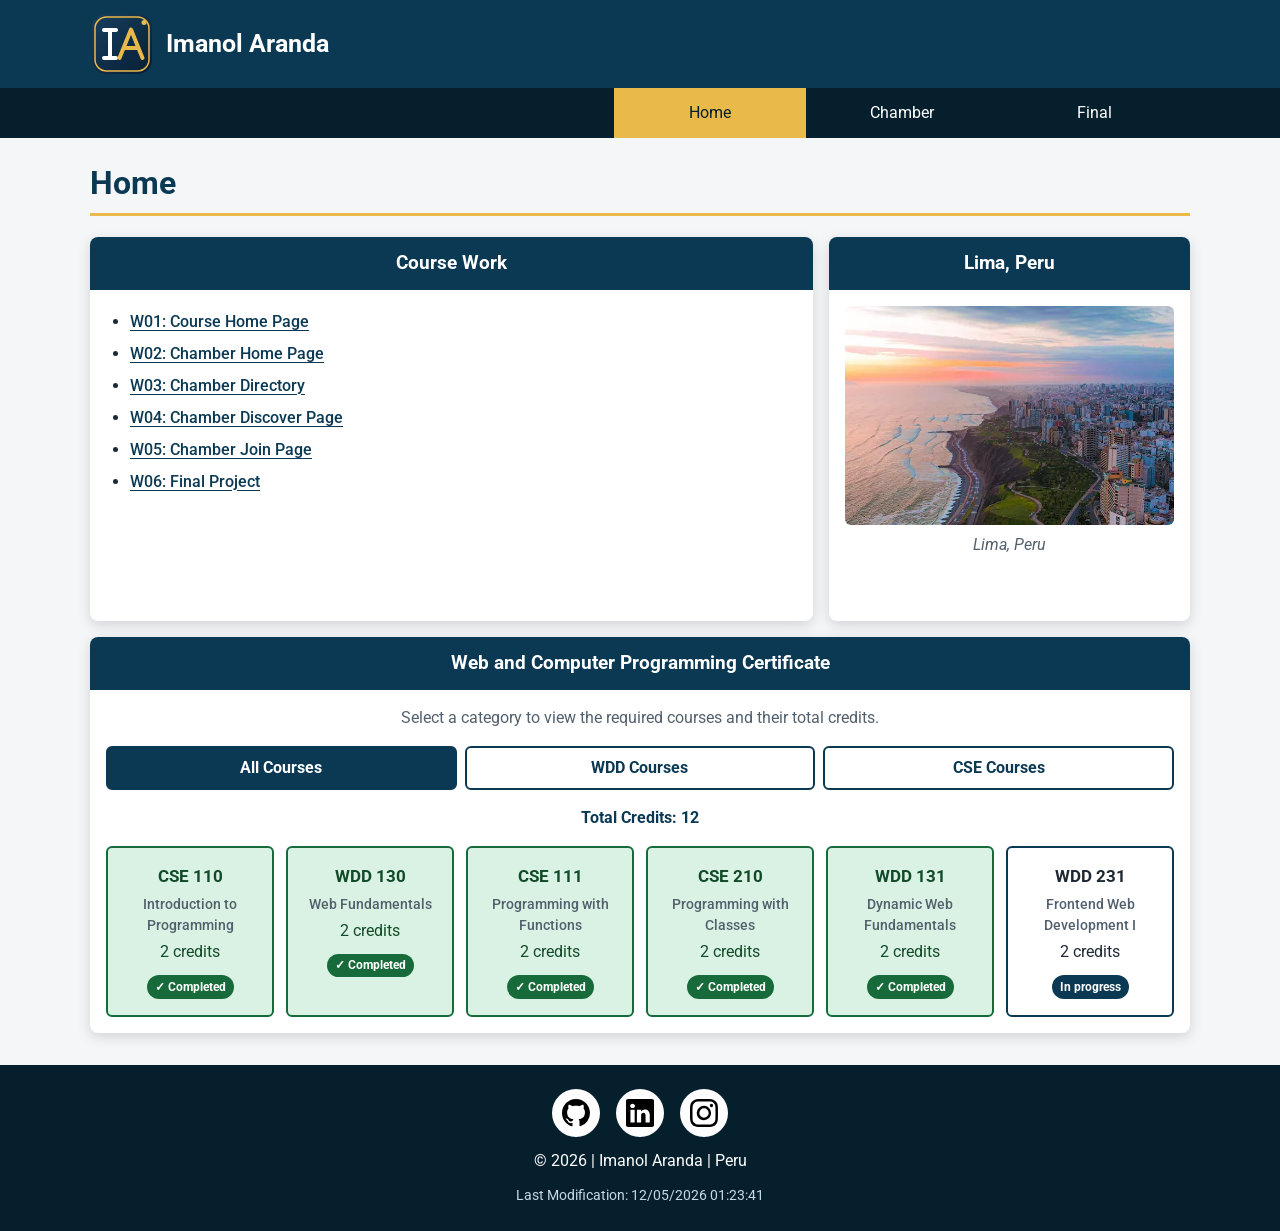
<file: index.html>
<!doctype html>
<html lang="en-US">
<head>
  <meta charset="utf-8">
  <meta name="viewport" content="width=device-width, initial-scale=1">
  <meta name="description" content="WDD 231 course home page for Imanol Aranda, featuring coursework and Web and Computer Programming certificate progress.">
  <meta name="author" content="Imanol Aranda">
  <title>Home | WDD 231 | Imanol Aranda</title>
  <link rel="icon" href="images/logo.svg" type="image/svg+xml">
  <link rel="preconnect" href="https://fonts.googleapis.com">
  <link rel="preconnect" href="https://fonts.gstatic.com" crossorigin>
  <link href="https://fonts.googleapis.com/css2?family=Roboto:wght@400;500;700&amp;display=swap" rel="stylesheet">
  <link rel="stylesheet" href="styles/normalize.css">
  <link rel="stylesheet" href="styles/small.css">
  <link rel="stylesheet" href="styles/larger.css">
  <script src="scripts/navigation.js" defer></script>
  <script src="scripts/date.js" defer></script>
  <script src="scripts/course.js" defer></script>
</head>

<body>
  <header>
    <img src="images/logo.svg" alt="Imanol Aranda site logo" width="48" height="48">
    <span>Imanol Aranda</span>
    <button id="menu" class="hamburger" type="button" aria-label="Open navigation menu" aria-controls="navigation" aria-expanded="false"></button>
  </header>

  <nav id="navigation" class="navigation" aria-label="Primary navigation">
    <ul>
      <li><a class="active" href="index.html" aria-current="page">Home</a></li>
      <li><a href="chamber/index.html">Chamber</a></li>
      <li><a href="final/index.html">Final</a></li>
    </ul>
  </nav>

  <main>
    <h1>Home</h1>

    <div class="home-grid">
      <section class="course-work">
        <h2>Course Work</h2>
        <ul>
          <li><a href="index.html">W01: Course Home Page</a></li>
          <li><a href="chamber/index.html">W02: Chamber Home Page</a></li>
          <li><a href="chamber/directory.html">W03: Chamber Directory</a></li>
          <li><a href="chamber/discover.html">W04: Chamber Discover Page</a></li>
          <li><a href="chamber/join.html">W05: Chamber Join Page</a></li>
          <li><a href="final/index.html">W06: Final Project</a></li>
        </ul>
      </section>

      <section class="location">
        <h2>Lima, Peru</h2>
        <figure>
          <img src="images/lima-peru.webp" alt="View of Lima, Peru" width="600" height="400">
          <figcaption>Lima, Peru</figcaption>
        </figure>
      </section>
    </div>

    <section class="certificate">
      <h2>Web and Computer Programming Certificate</h2>
      <p class="certificate-intro">Select a category to view the required courses and their total credits.</p>
      <div class="course-filters" role="group" aria-label="Filter courses">
        <button id="all-courses" class="selected" type="button" data-filter="ALL" aria-pressed="true">All Courses</button>
        <button id="wdd-courses" type="button" data-filter="WDD" aria-pressed="false">WDD Courses</button>
        <button id="cse-courses" type="button" data-filter="CSE" aria-pressed="false">CSE Courses</button>
      </div>
      <p id="total-credits" aria-live="polite"></p>
      <div id="course-list" aria-live="polite"></div>
    </section>
  </main>

  <footer>
    <div class="social-links" aria-label="Social media links">
      <a href="https://github.com/imanolara/wdd231" target="_blank" rel="noopener" aria-label="Imanol Aranda's WDD 231 GitHub repository">
        <img src="images/github.svg" alt="" width="32" height="32">
      </a>
      <a href="https://www.linkedin.com/in/imanol-aranda-yauri-563752392/" target="_blank" rel="noopener" aria-label="Imanol Aranda on LinkedIn">
        <img src="images/linkedin.svg" alt="" width="32" height="32">
      </a>
      <a href="https://www.instagram.com/imanol_aranda980/" target="_blank" rel="noopener" aria-label="Imanol Aranda on Instagram">
        <img src="images/instagram.svg" alt="" width="32" height="32">
      </a>
    </div>
    <p>&copy; <span id="currentyear"></span> | Imanol Aranda | Peru</p>
    <p id="lastModified"></p>
  </footer>
</body>
</html>
</file>
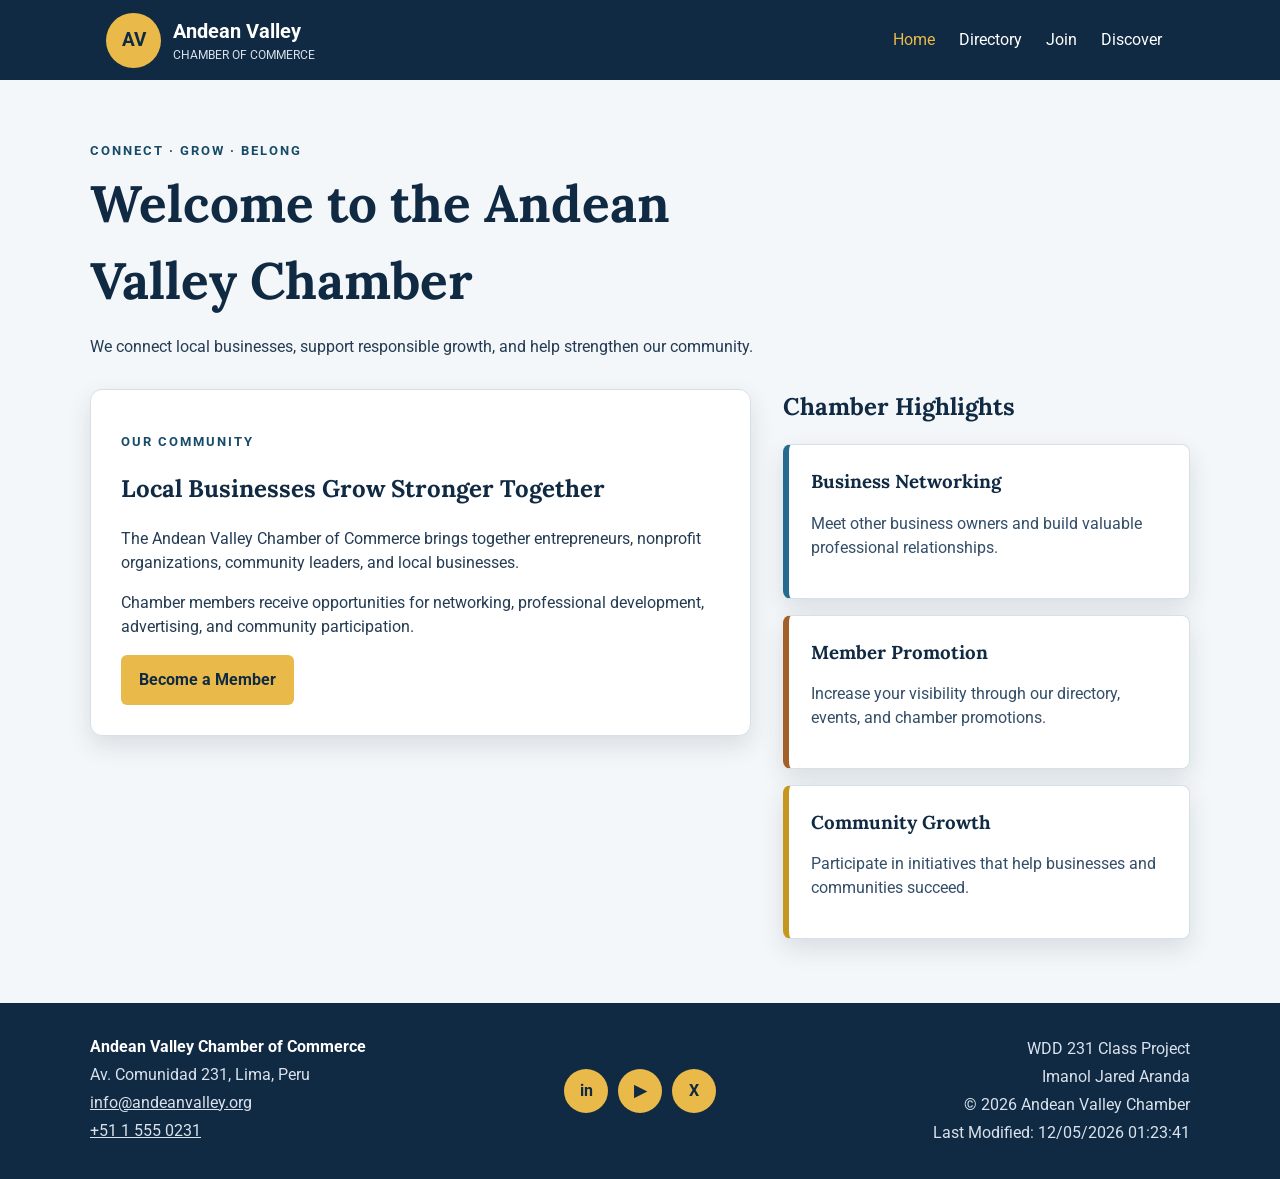
<file: chamber/index.html>
<!DOCTYPE html>
<html lang="en">
<head>
  <meta charset="UTF-8">
  <meta name="viewport" content="width=device-width, initial-scale=1.0">
  <meta
    name="description"
    content="Official website of the Andean Valley Chamber of Commerce.">
  <meta name="author" content="Imanol Jared Aranda">

  <title>Home | Andean Valley Chamber</title>

  <link rel="icon" href="images/chamber-logo.svg" type="image/svg+xml">
  <link rel="preconnect" href="https://fonts.googleapis.com">
  <link rel="preconnect" href="https://fonts.gstatic.com" crossorigin>
  <link
    href="https://fonts.googleapis.com/css2?family=Lora:wght@600;700&amp;family=Roboto:wght@400;500;700&amp;display=swap"
    rel="stylesheet">
  <link rel="stylesheet" href="styles/normalize.css">
  <link rel="stylesheet" href="styles/small.css">
  <link rel="stylesheet" href="styles/larger.css">
  <script src="scripts/navigation.js" defer></script>
</head>

<body>
  <header class="site-header">
    <div class="header-content">
      <a class="logo" href="index.html" aria-label="AV – Andean Valley Chamber home">
        AV
      </a>

      <div class="business-name">
        <strong>Andean Valley</strong>
        <span>Chamber of Commerce</span>
      </div>

      <button
        id="menu-button"
        type="button"
        aria-label="Open navigation"
        aria-controls="navigation"
        aria-expanded="false">
      </button>

      <nav id="navigation" aria-label="Main navigation">
        <a class="active" href="index.html" aria-current="page">Home</a>
        <a href="directory.html">Directory</a>
        <a href="join.html">Join</a>
        <a href="discover.html">Discover</a>
      </nav>
    </div>
  </header>

  <main>
    <div class="page-title">
      <p class="eyebrow">Connect · Grow · Belong</p>

      <h1>Welcome to the Andean Valley Chamber</h1>

      <p>
        We connect local businesses, support responsible growth,
        and help strengthen our community.
      </p>
    </div>

    <div class="join-layout">
      <section class="confirmation">
        <p class="eyebrow">Our Community</p>

        <h2>Local Businesses Grow Stronger Together</h2>

        <p>
          The Andean Valley Chamber of Commerce brings together
          entrepreneurs, nonprofit organizations, community leaders,
          and local businesses.
        </p>

        <p>
          Chamber members receive opportunities for networking,
          professional development, advertising, and community
          participation.
        </p>

        <a class="home-button" href="join.html">Become a Member</a>
      </section>

      <section class="membership-section" aria-labelledby="highlights-title">
        <h2 id="highlights-title">Chamber Highlights</h2>

        <div class="membership-cards">
          <article class="membership-card">
            <h3>Business Networking</h3>
            <p>
              Meet other business owners and build valuable
              professional relationships.
            </p>
          </article>

          <article class="membership-card bronze-card">
            <h3>Member Promotion</h3>
            <p>
              Increase your visibility through our directory,
              events, and chamber promotions.
            </p>
          </article>

          <article class="membership-card gold-card">
            <h3>Community Growth</h3>
            <p>
              Participate in initiatives that help businesses
              and communities succeed.
            </p>
          </article>
        </div>
      </section>
    </div>
  </main>

  <footer>
    <div class="footer-contact">
      <strong>Andean Valley Chamber of Commerce</strong>
      <p>Av. Comunidad 231, Lima, Peru</p>
      <p><a href="mailto:info@andeanvalley.org">info@andeanvalley.org</a></p>
      <p><a href="tel:+5115550231">+51 1 555 0231</a></p>
    </div>

    <div class="social-links" aria-label="Social media links">
      <a href="https://www.linkedin.com/" aria-label="in – LinkedIn">in</a>
      <a href="https://www.youtube.com/" aria-label="▶ YouTube">▶</a>
      <a href="https://x.com/" aria-label="X">X</a>
    </div>

    <div class="footer-development">
      <p>WDD 231 Class Project</p>
      <p>Imanol Jared Aranda</p>
      <p>© <span id="current-year"></span> Andean Valley Chamber</p>
      <p>Last Modified: <span id="last-modified"></span></p>
    </div>
  </footer>
</body>
</html>
</file>
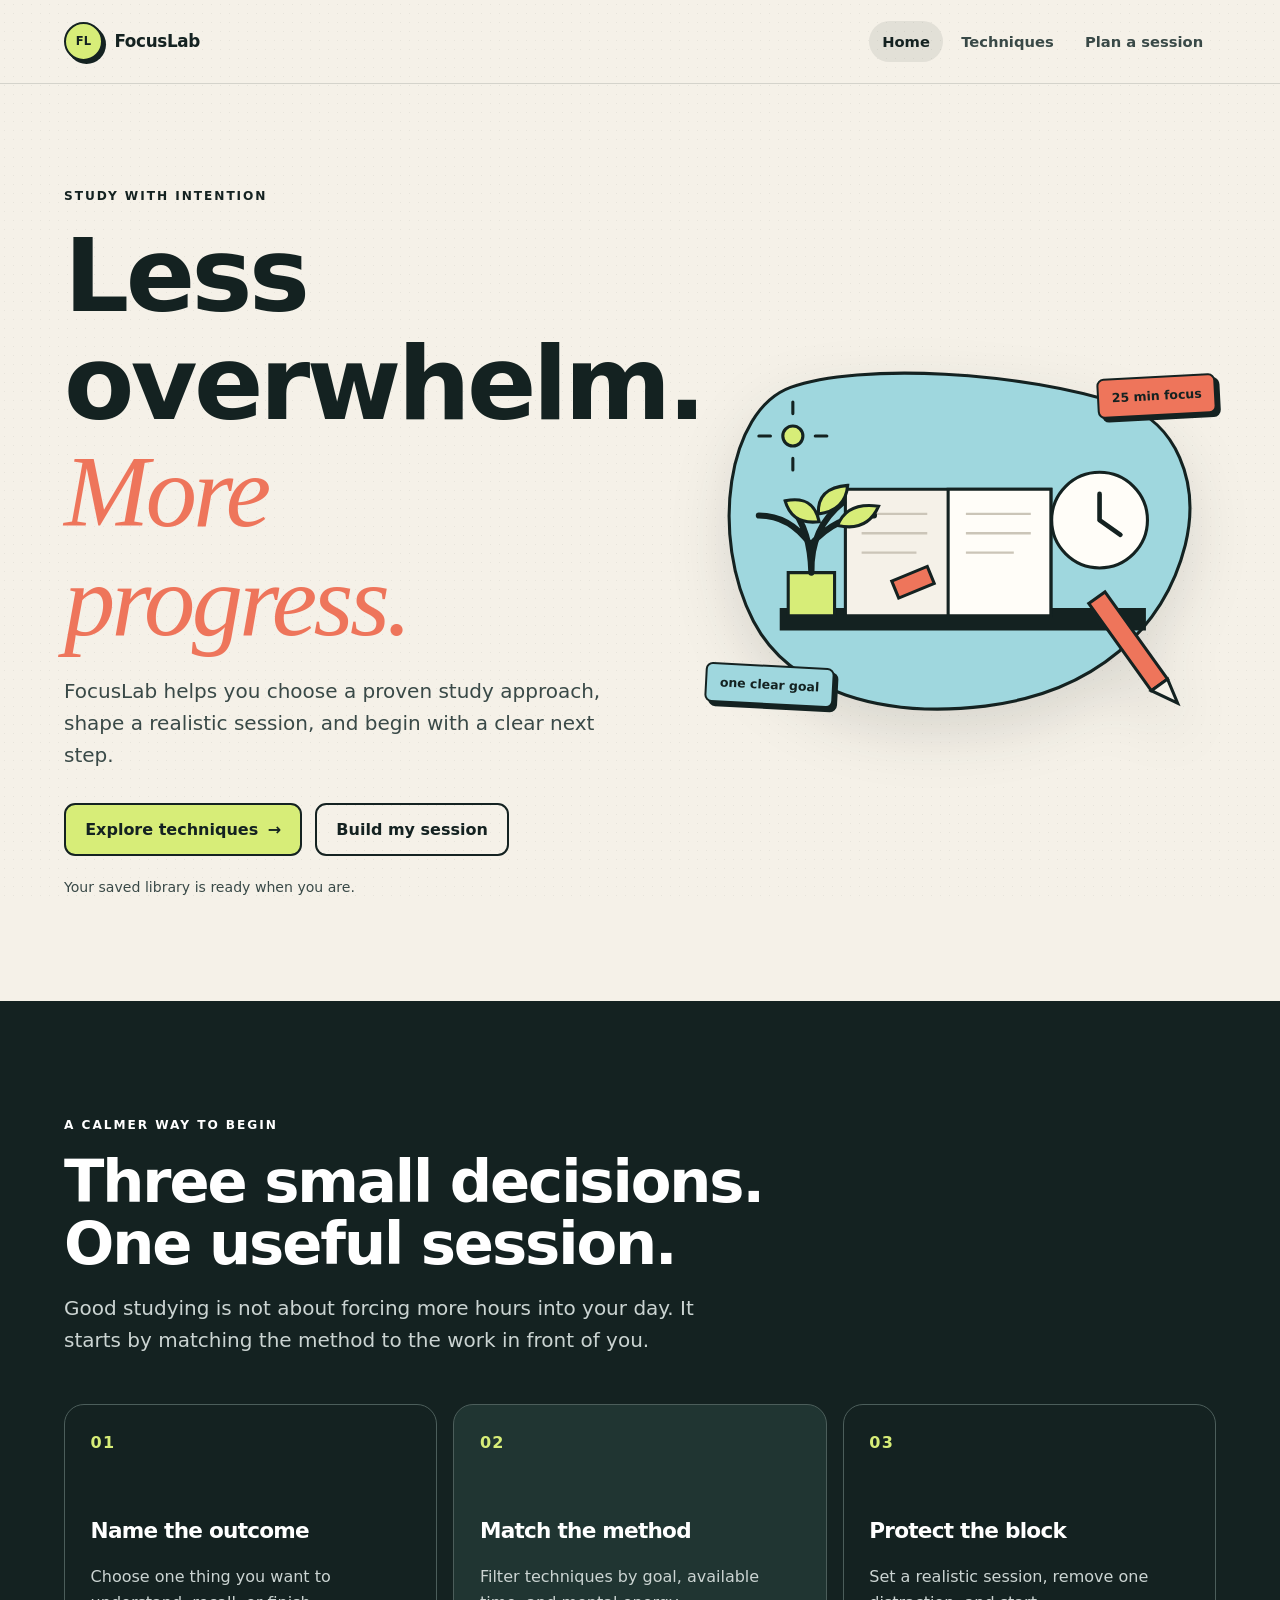
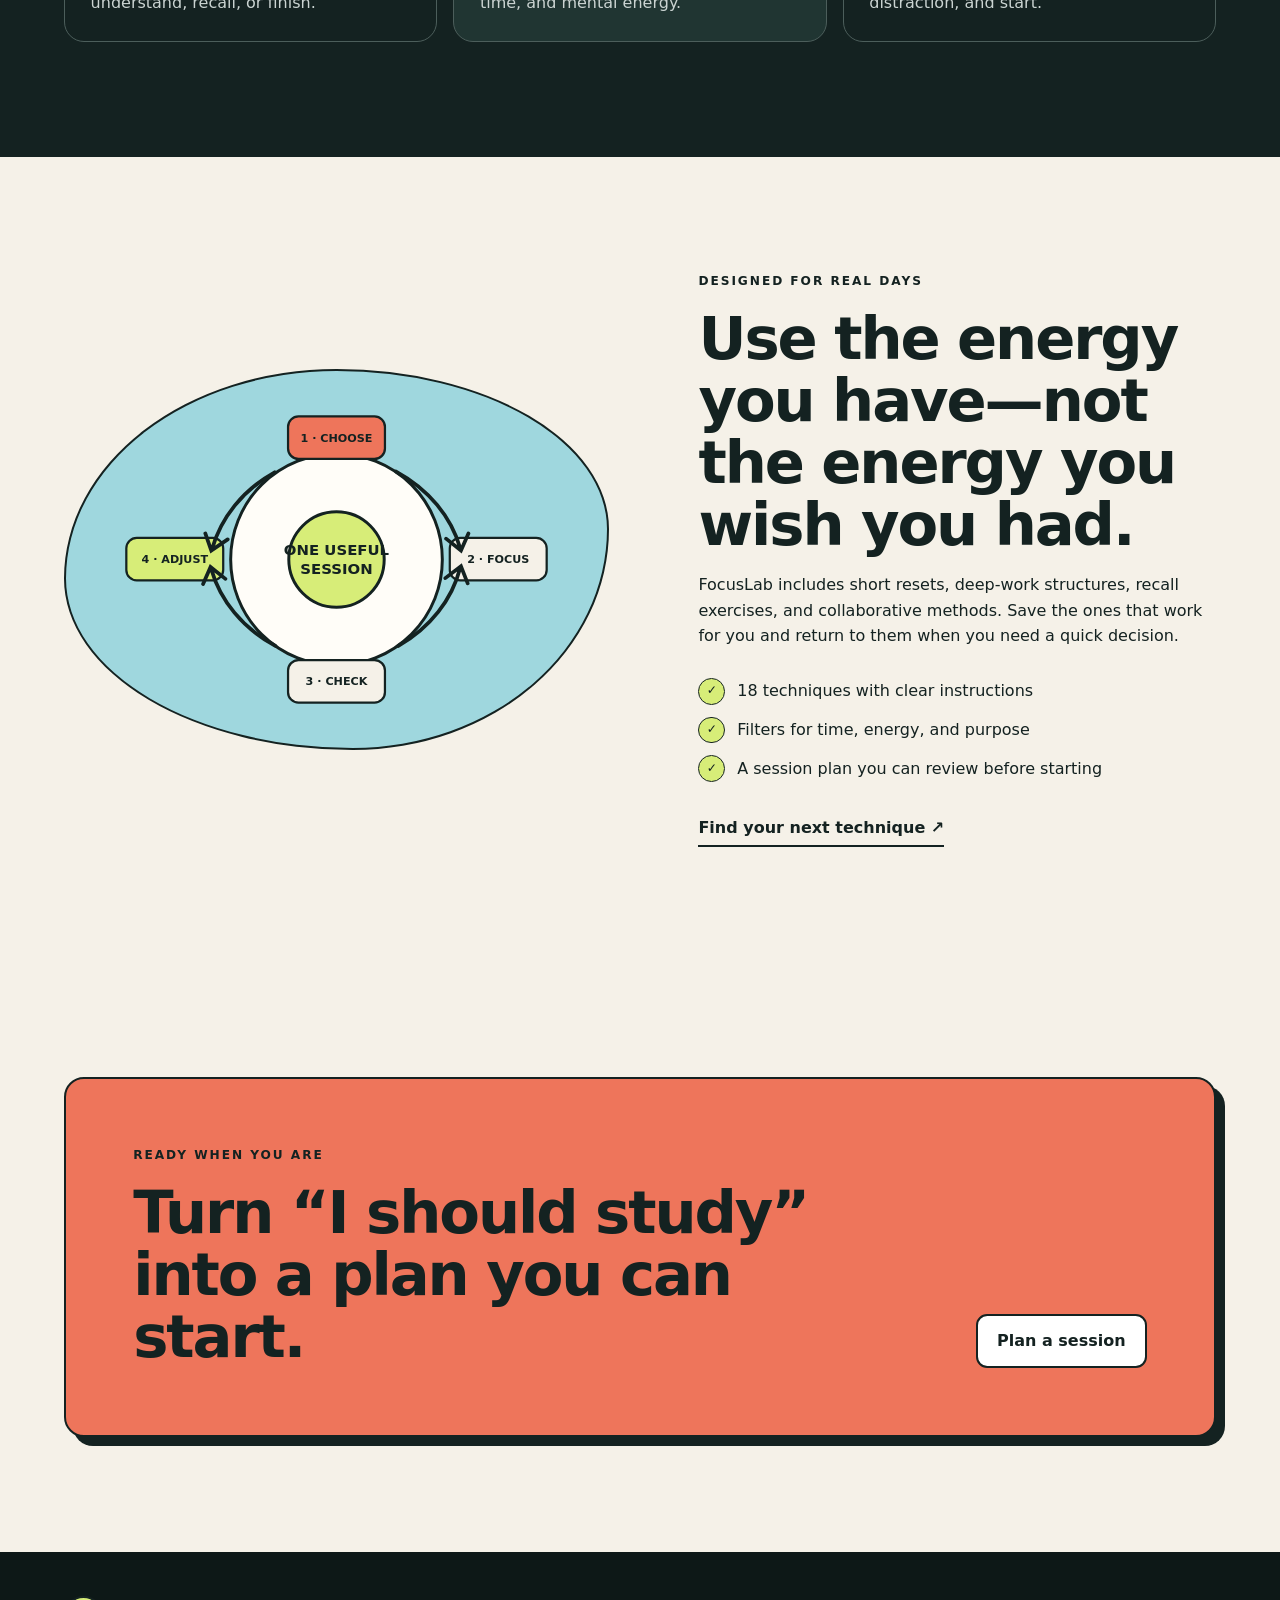
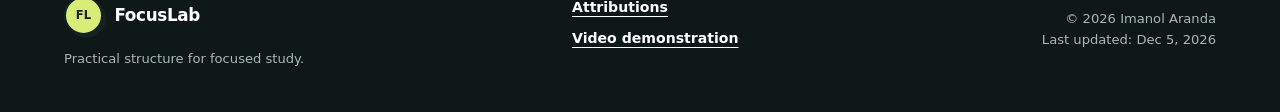
<file: final/index.html>
<!doctype html>
<html lang="en">
<head>
  <meta charset="utf-8">
  <meta name="viewport" content="width=device-width, initial-scale=1">
  <title>FocusLab | Build Better Study Sessions</title>
  <meta name="description" content="Build focused study sessions with practical, student-friendly techniques that fit your time and energy.">
  <meta name="author" content="Imanol Aranda">
  <meta property="og:title" content="FocusLab | Build Better Study Sessions">
  <meta property="og:description" content="Find a study technique that fits the way you need to work today.">
  <meta property="og:type" content="website">
  <meta property="og:image" content="images/social-card.svg">
  <link rel="icon" href="images/favicon.svg" type="image/svg+xml">
  <link rel="stylesheet" href="css/styles.css">
</head>
<body data-page="home">
  <a class="skip-link" href="#main-content">Skip to content</a>
  <header class="site-header">
    <div class="shell header-inner">
      <a class="brand" href="index.html" aria-label="FocusLab home">
        <span class="brand-mark" aria-hidden="true">FL</span>
        <span>FocusLab</span>
      </a>
      <button class="nav-toggle" type="button" aria-expanded="false" aria-controls="primary-nav" aria-label="Open navigation">
        <span></span><span></span><span></span>
      </button>
      <nav class="primary-nav" id="primary-nav" aria-label="Main navigation">
        <a href="index.html" aria-current="page">Home</a>
        <a href="techniques.html">Techniques</a>
        <a href="planner.html">Plan a session</a>
      </nav>
    </div>
  </header>

  <main id="main-content">
    <section class="hero shell">
      <div class="hero-copy">
        <p class="eyebrow">Study with intention</p>
        <h1>Less overwhelm.<br><em>More progress.</em></h1>
        <p class="hero-lead">FocusLab helps you choose a proven study approach, shape a realistic session, and begin with a clear next step.</p>
        <div class="button-row">
          <a class="button button-primary" href="techniques.html">Explore techniques <span aria-hidden="true">→</span></a>
          <a class="button button-secondary" href="planner.html">Build my session</a>
        </div>
        <p class="saved-summary" id="saved-summary" aria-live="polite">Your saved library is ready when you are.</p>
      </div>
      <div class="hero-art" aria-label="A focused study desk illustration">
        <img src="images/study-desk.svg" width="620" height="460" alt="Notebook, timer, pencil, and plant arranged on a study desk" decoding="async">
        <span class="art-note art-note-one">25 min focus</span>
        <span class="art-note art-note-two">one clear goal</span>
      </div>
    </section>

    <section class="section section-ink">
      <div class="shell">
        <div class="section-heading light-heading">
          <p class="eyebrow">A calmer way to begin</p>
          <h2>Three small decisions. One useful session.</h2>
          <p>Good studying is not about forcing more hours into your day. It starts by matching the method to the work in front of you.</p>
        </div>
        <ol class="steps-grid">
          <li>
            <span class="step-number">01</span>
            <h3>Name the outcome</h3>
            <p>Choose one thing you want to understand, recall, or finish.</p>
          </li>
          <li>
            <span class="step-number">02</span>
            <h3>Match the method</h3>
            <p>Filter techniques by goal, available time, and mental energy.</p>
          </li>
          <li>
            <span class="step-number">03</span>
            <h3>Protect the block</h3>
            <p>Set a realistic session, remove one distraction, and start.</p>
          </li>
        </ol>
      </div>
    </section>

    <section class="section shell split-section">
      <div class="cycle-art">
        <img src="images/focus-cycle.svg" width="640" height="420" alt="Four-step cycle showing choose, focus, check, and adjust" loading="lazy" decoding="async">
      </div>
      <div>
        <p class="eyebrow">Designed for real days</p>
        <h2>Use the energy you have—not the energy you wish you had.</h2>
        <p>FocusLab includes short resets, deep-work structures, recall exercises, and collaborative methods. Save the ones that work for you and return to them when you need a quick decision.</p>
        <ul class="check-list">
          <li>18 techniques with clear instructions</li>
          <li>Filters for time, energy, and purpose</li>
          <li>A session plan you can review before starting</li>
        </ul>
        <a class="text-link" href="techniques.html">Find your next technique <span aria-hidden="true">↗</span></a>
      </div>
    </section>

    <section class="section shell">
      <div class="cta-panel">
        <div>
          <p class="eyebrow">Ready when you are</p>
          <h2>Turn “I should study” into a plan you can start.</h2>
        </div>
        <a class="button button-light" href="planner.html">Plan a session</a>
      </div>
    </section>
  </main>

  <footer class="site-footer">
    <div class="shell footer-grid">
      <div>
        <a class="brand footer-brand" href="index.html"><span class="brand-mark" aria-hidden="true">FL</span><span>FocusLab</span></a>
        <p>Practical structure for focused study.</p>
      </div>
      <nav aria-label="Footer navigation">
        <a href="attributions.html">Attributions</a>
        <a class="video-link" data-video-link href="https://youtu.be/B0GfpkeD8kY">Video demonstration</a>
      </nav>
      <p class="footer-meta">© <span data-current-year></span> Imanol Aranda<br>Last updated: <span data-last-modified></span></p>
    </div>
  </footer>
  <script type="module" src="js/home.js"></script>
</body>
</html>
</file>
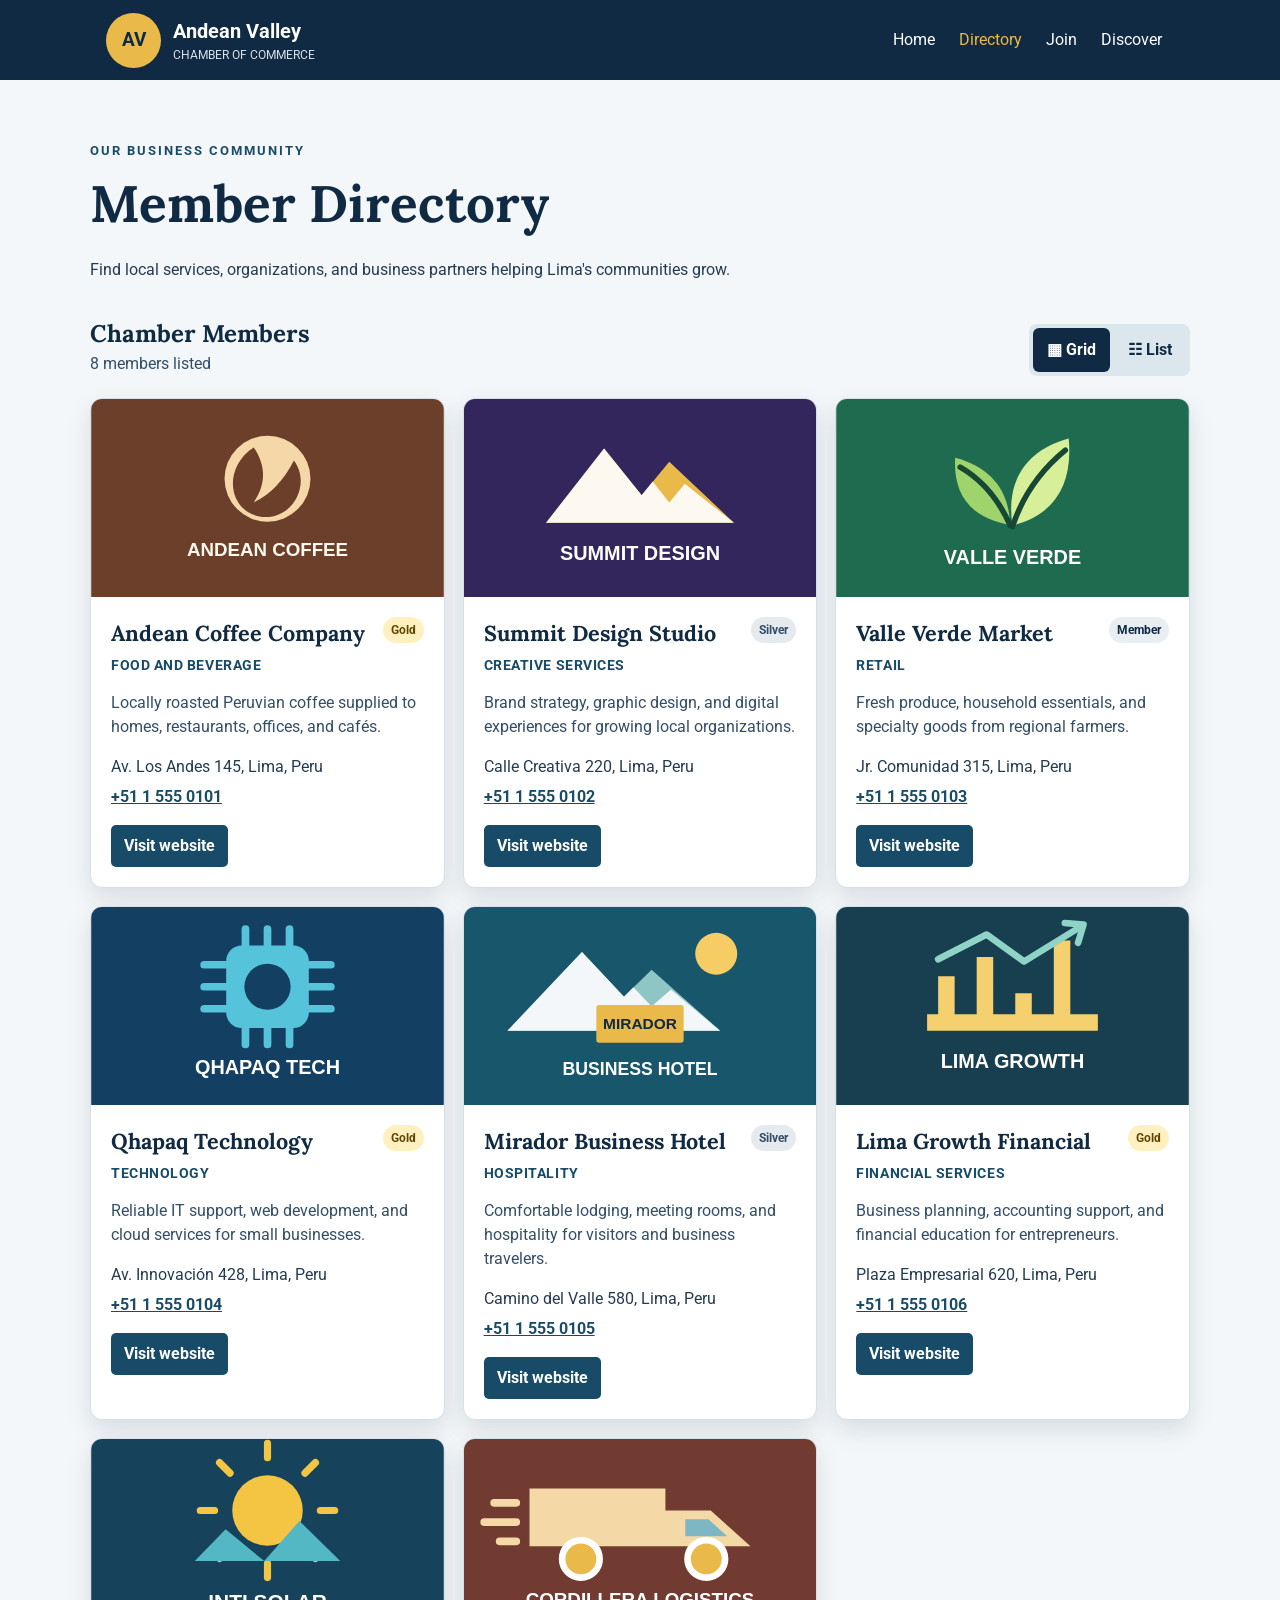
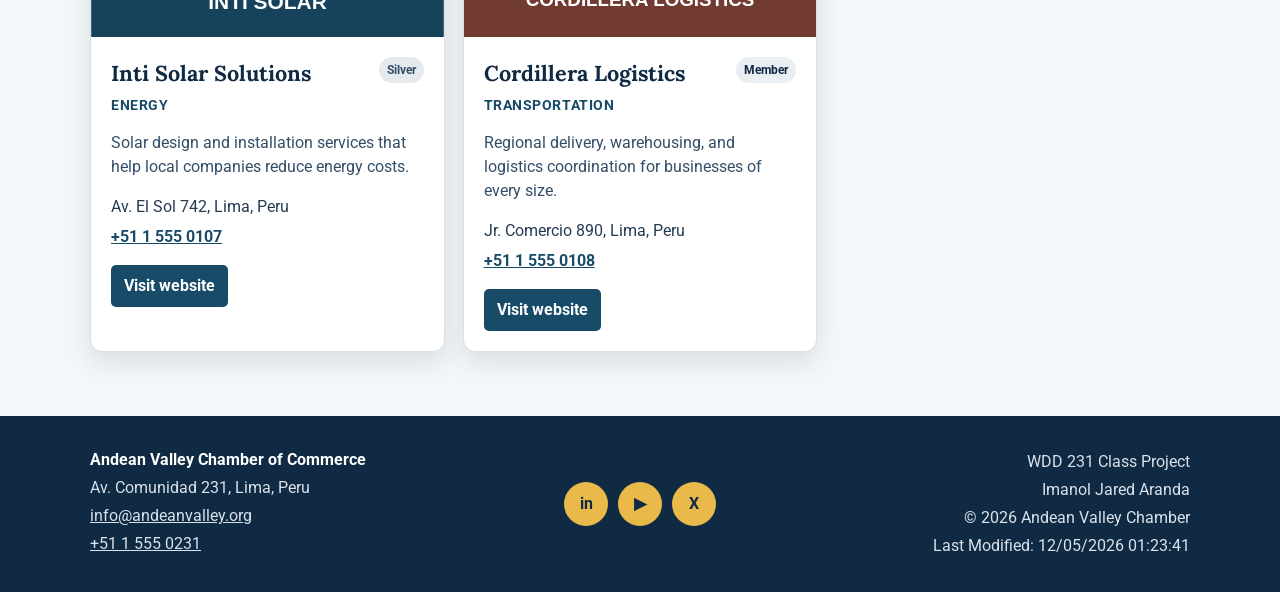
<file: chamber/directory.html>
<!DOCTYPE html>
<html lang="en">
<head>
  <meta charset="UTF-8">
  <meta name="viewport" content="width=device-width, initial-scale=1.0">
  <meta
    name="description"
    content="Explore businesses and organizations in the Andean Valley Chamber of Commerce member directory.">
  <meta name="author" content="Imanol Jared Aranda">

  <meta property="og:title" content="Member Directory | Andean Valley Chamber">
  <meta
    property="og:description"
    content="Connect with trusted businesses and organizations in the Andean Valley Chamber of Commerce.">
  <meta
    property="og:image"
    content="https://imanolara.github.io/wdd231/chamber/images/chamber-logo.svg">
  <meta
    property="og:url"
    content="https://imanolara.github.io/wdd231/chamber/directory.html">
  <meta property="og:type" content="website">

  <title>Member Directory | Andean Valley Chamber</title>

  <link rel="icon" href="images/chamber-logo.svg" type="image/svg+xml">
  <link rel="preconnect" href="https://fonts.googleapis.com">
  <link rel="preconnect" href="https://fonts.gstatic.com" crossorigin>
  <link
    href="https://fonts.googleapis.com/css2?family=Lora:wght@600;700&amp;family=Roboto:wght@400;500;700&amp;display=swap"
    rel="stylesheet">
  <link rel="stylesheet" href="styles/normalize.css">
  <link rel="stylesheet" href="styles/small.css">
  <link rel="stylesheet" href="styles/larger.css">

  <script src="scripts/navigation.js" defer></script>
  <script src="scripts/directory.js" defer></script>
</head>

<body>
  <header class="site-header">
    <div class="header-content">
      <a class="logo" href="index.html" aria-label="AV – Andean Valley Chamber home">
        AV
      </a>

      <div class="business-name">
        <strong>Andean Valley</strong>
        <span>Chamber of Commerce</span>
      </div>

      <button
        id="menu-button"
        type="button"
        aria-label="Open navigation"
        aria-controls="navigation"
        aria-expanded="false">
      </button>

      <nav id="navigation" aria-label="Main navigation">
        <a href="index.html">Home</a>
        <a class="active" href="directory.html" aria-current="page">Directory</a>
        <a href="join.html">Join</a>
        <a href="discover.html">Discover</a>
      </nav>
    </div>
  </header>

  <main>
    <div class="page-title directory-intro">
      <p class="eyebrow">Our Business Community</p>
      <h1>Member Directory</h1>
      <p>
        Find local services, organizations, and business partners helping
        Lima's communities grow.
      </p>
    </div>

    <section class="directory-section" aria-labelledby="members-title">
      <div class="directory-heading">
        <div>
          <h2 id="members-title">Chamber Members</h2>
          <p id="member-count" class="member-count" aria-live="polite">
            Loading members…
          </p>
        </div>

        <div class="view-controls" role="group" aria-label="Choose directory view">
          <button
            id="grid-view"
            class="view-button active"
            type="button"
            aria-pressed="true">
            <span aria-hidden="true">▦</span> Grid
          </button>
          <button
            id="list-view"
            class="view-button"
            type="button"
            aria-pressed="false">
            <span aria-hidden="true">☷</span> List
          </button>
        </div>
      </div>

      <div id="members" class="member-directory grid" aria-live="polite"></div>
    </section>
  </main>

  <footer>
    <div class="footer-contact">
      <strong>Andean Valley Chamber of Commerce</strong>
      <p>Av. Comunidad 231, Lima, Peru</p>
      <p><a href="mailto:info@andeanvalley.org">info@andeanvalley.org</a></p>
      <p><a href="tel:+5115550231">+51 1 555 0231</a></p>
    </div>

    <div class="social-links" aria-label="Social media links">
      <a href="https://www.linkedin.com/" aria-label="in – LinkedIn">in</a>
      <a href="https://www.youtube.com/" aria-label="▶ YouTube">▶</a>
      <a href="https://x.com/" aria-label="X">X</a>
    </div>

    <div class="footer-development">
      <p>WDD 231 Class Project</p>
      <p>Imanol Jared Aranda</p>
      <p>© <span id="current-year"></span> Andean Valley Chamber</p>
      <p>Last Modified: <span id="last-modified"></span></p>
    </div>
  </footer>
</body>
</html>
</file>
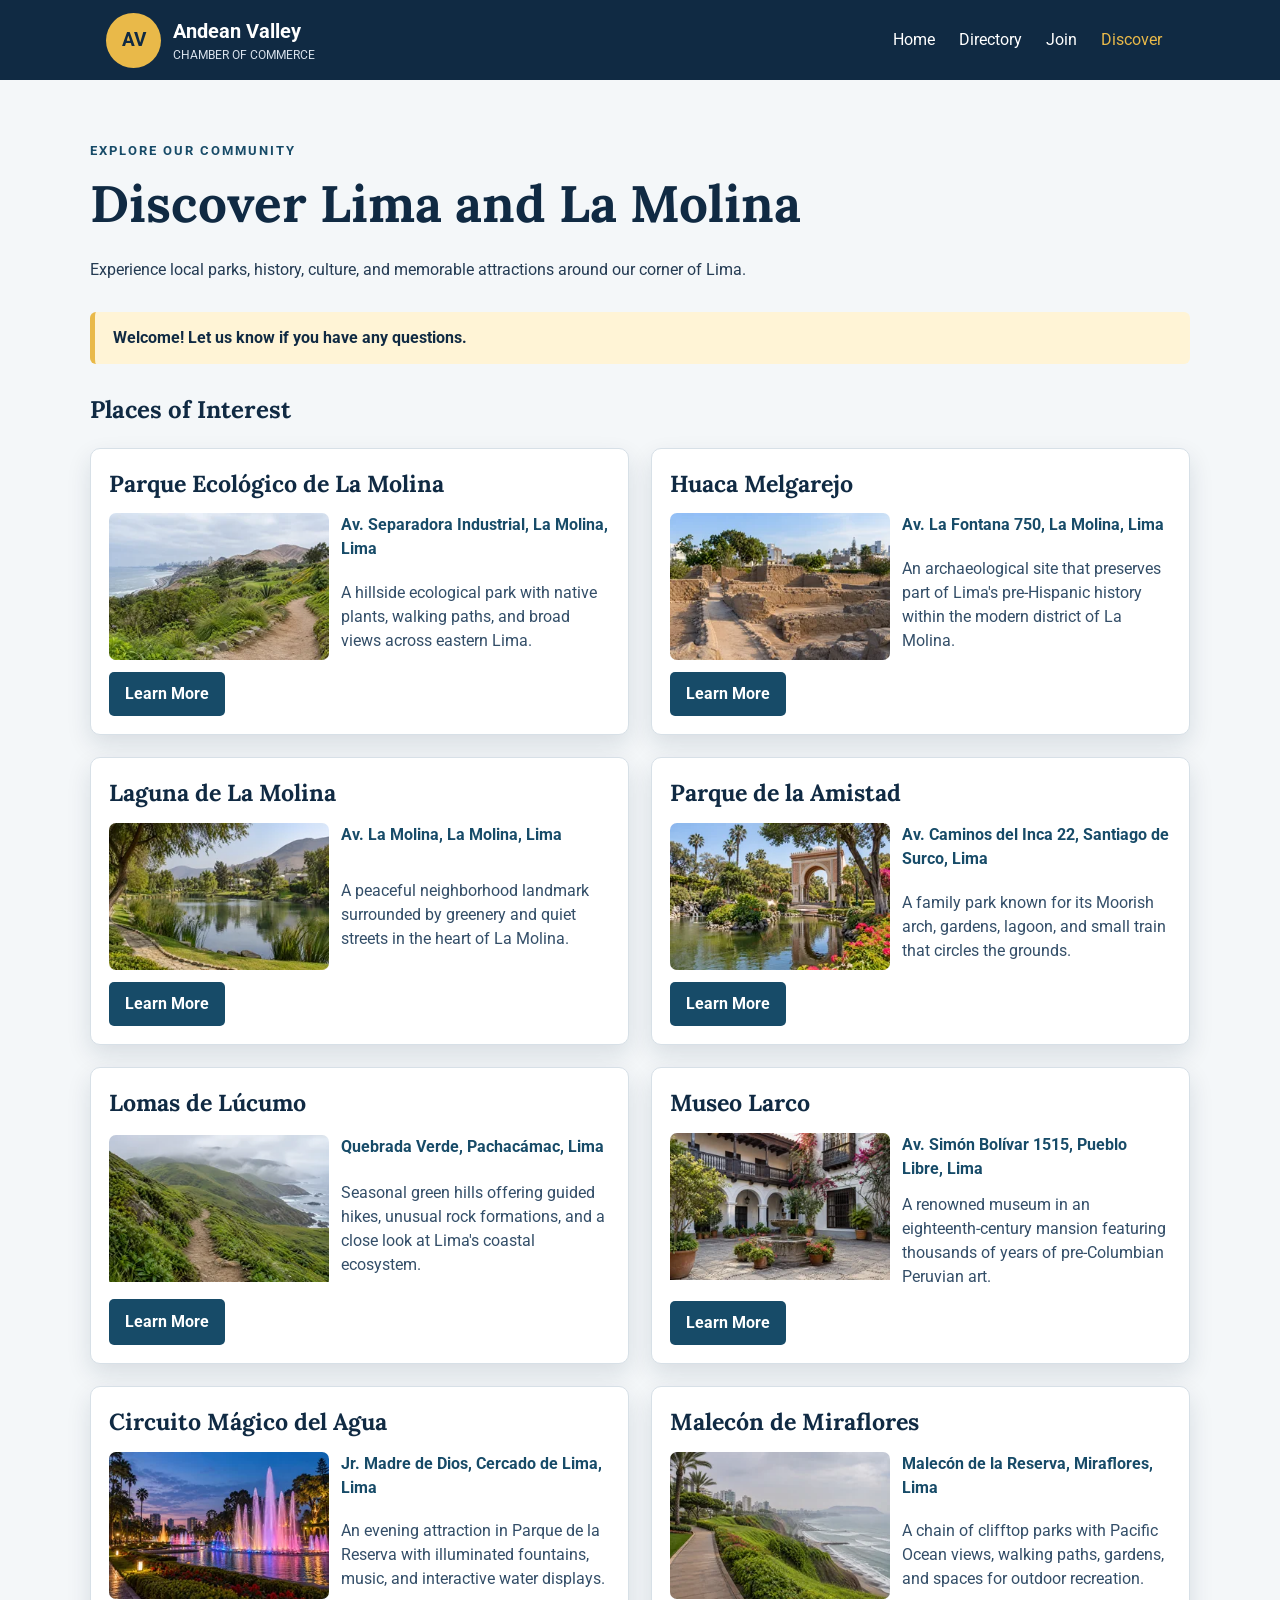
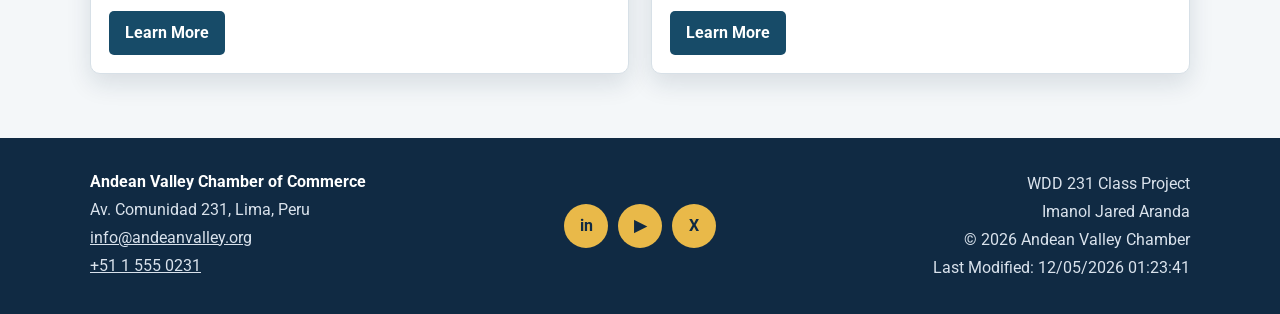
<file: chamber/discover.html>
<!DOCTYPE html>
<html lang="en">
<head>
  <meta charset="UTF-8">
  <meta name="viewport" content="width=device-width, initial-scale=1.0">
  <meta
    name="description"
    content="Discover parks, museums, archaeological sites, and attractions in Lima and La Molina.">
  <meta name="author" content="Imanol Jared Aranda">

  <meta property="og:title" content="Discover Lima | Andean Valley Chamber">
  <meta
    property="og:description"
    content="Explore eight interesting places in Lima and La Molina.">
  <meta
    property="og:image"
    content="https://imanolara.github.io/wdd231/chamber/images/chamber-logo.svg">
  <meta
    property="og:url"
    content="https://imanolara.github.io/wdd231/chamber/discover.html">
  <meta property="og:type" content="website">

  <title>Discover | Andean Valley Chamber</title>

  <link rel="icon" href="images/chamber-logo.svg" type="image/svg+xml">
  <link rel="preconnect" href="https://fonts.googleapis.com">
  <link rel="preconnect" href="https://fonts.gstatic.com" crossorigin>
  <link
    href="https://fonts.googleapis.com/css2?family=Lora:wght@600;700&amp;family=Roboto:wght@400;500;700&amp;display=swap"
    rel="stylesheet">
  <link rel="stylesheet" href="styles/normalize.css">
  <link rel="stylesheet" href="styles/small.css">
  <link rel="stylesheet" href="styles/larger.css">

  <script src="scripts/navigation.js" defer></script>
  <script src="scripts/discover.js" type="module"></script>
</head>

<body>
  <header class="site-header">
    <div class="header-content">
      <a class="logo" href="index.html" aria-label="AV – Andean Valley Chamber home">
        AV
      </a>

      <div class="business-name">
        <strong>Andean Valley</strong>
        <span>Chamber of Commerce</span>
      </div>

      <button
        id="menu-button"
        type="button"
        aria-label="Open navigation"
        aria-controls="navigation"
        aria-expanded="false">
      </button>

      <nav id="navigation" aria-label="Main navigation">
        <a href="index.html">Home</a>
        <a href="directory.html">Directory</a>
        <a href="join.html">Join</a>
        <a class="active" href="discover.html" aria-current="page">Discover</a>
      </nav>
    </div>
  </header>

  <main>
    <div class="page-title">
      <p class="eyebrow">Explore Our Community</p>
      <h1>Discover Lima and La Molina</h1>
      <p>
        Experience local parks, history, culture, and memorable attractions
        around our corner of Lima.
      </p>
    </div>

    <aside id="visit-message" class="visit-message" aria-live="polite"></aside>

    <section aria-labelledby="places-heading">
      <h2 id="places-heading">Places of Interest</h2>
      <div id="places-grid" class="places-grid"></div>
    </section>
  </main>

  <footer>
    <div class="footer-contact">
      <strong>Andean Valley Chamber of Commerce</strong>
      <p>Av. Comunidad 231, Lima, Peru</p>
      <p><a href="mailto:info@andeanvalley.org">info@andeanvalley.org</a></p>
      <p><a href="tel:+5115550231">+51 1 555 0231</a></p>
    </div>

    <div class="social-links" aria-label="Social media links">
      <a href="https://www.linkedin.com/" aria-label="in – LinkedIn">in</a>
      <a href="https://www.youtube.com/" aria-label="▶ YouTube">▶</a>
      <a href="https://x.com/" aria-label="X">X</a>
    </div>

    <div class="footer-development">
      <p>WDD 231 Class Project</p>
      <p>Imanol Jared Aranda</p>
      <p>© <span id="current-year"></span> Andean Valley Chamber</p>
      <p>Last Modified: <span id="last-modified"></span></p>
    </div>
  </footer>
</body>
</html>
</file>
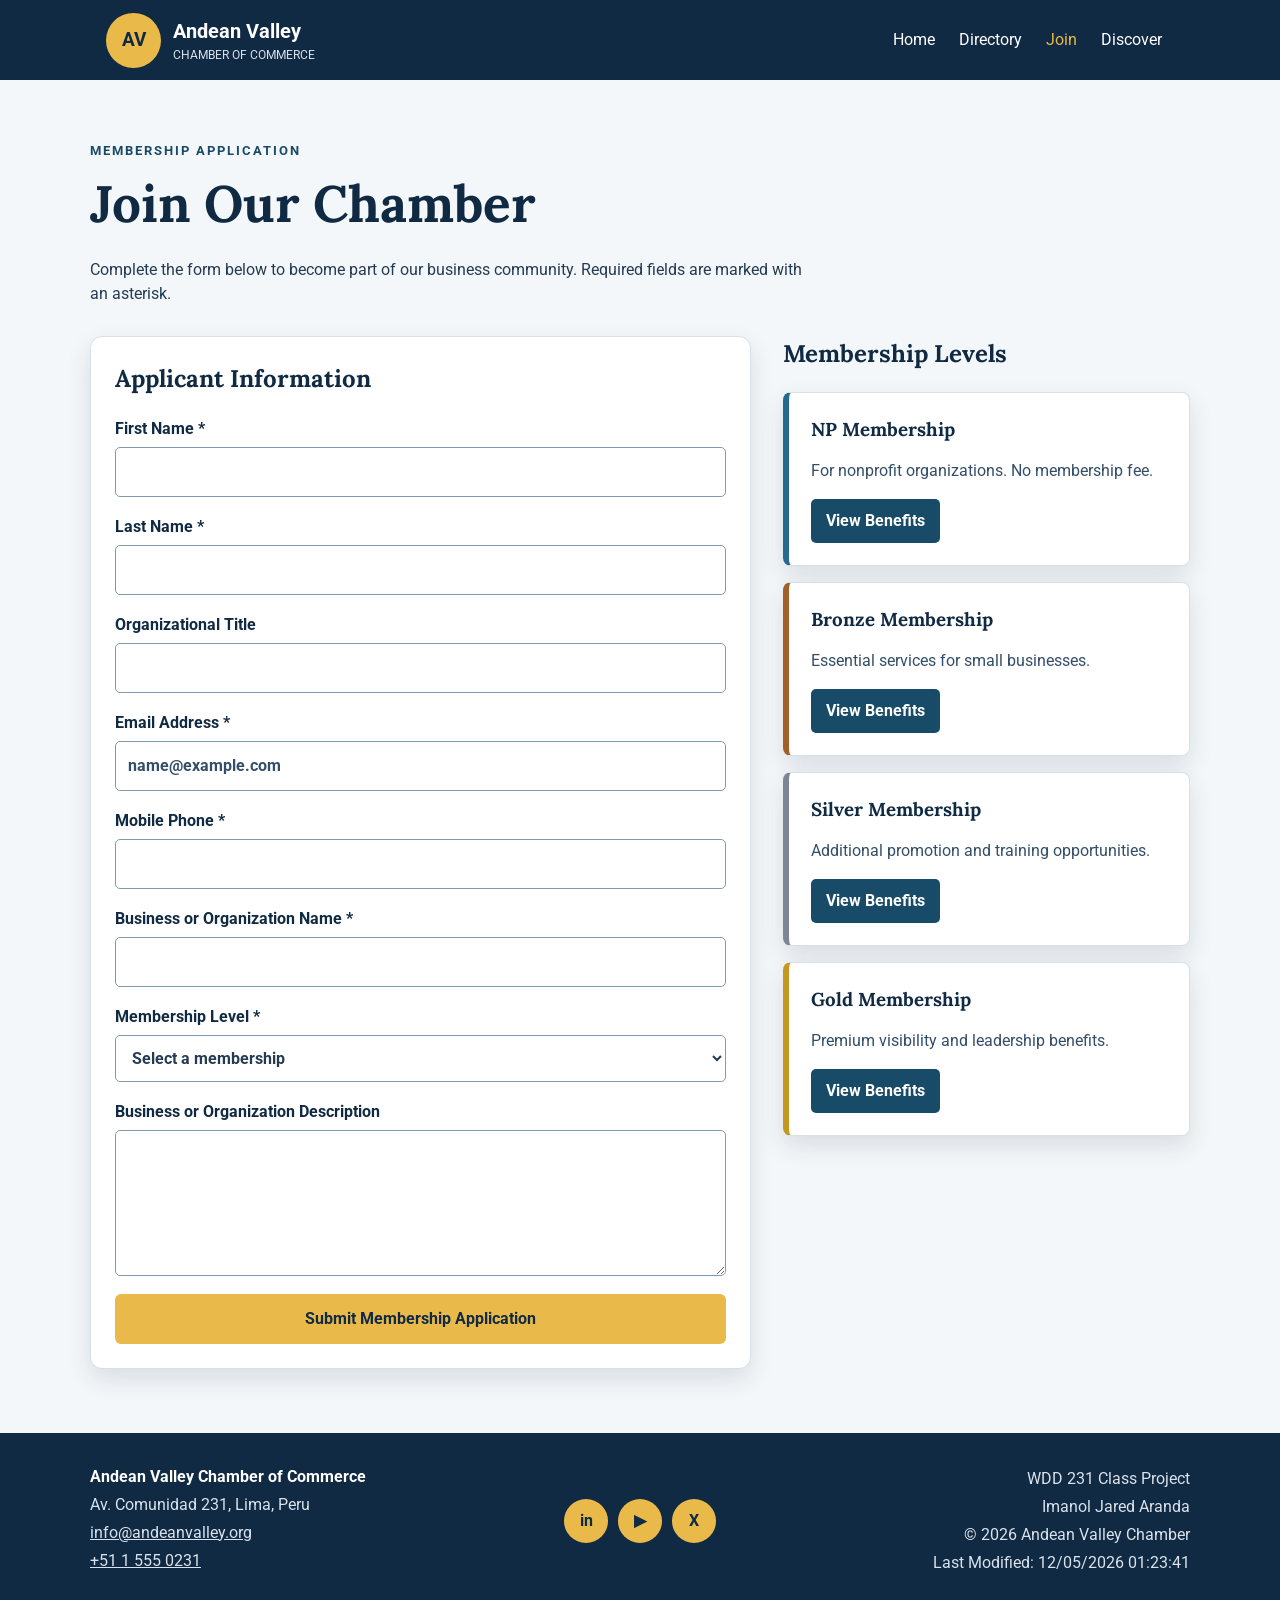
<file: chamber/join.html>
<!DOCTYPE html>
<html lang="en">
    <head>
        <meta charset="UTF-8">
        <meta name="viewport" content="width=device-width, initial-scale=1.0">
      
        <meta
          name="description"
          content="Apply for membership in the Andean Valley Chamber of Commerce and connect with our local business community.">
      
        <meta name="author" content="Imanol Jared Aranda">
      
        <meta
          property="og:title"
          content="Join the Andean Valley Chamber of Commerce">
      
        <meta
          property="og:description"
          content="Apply for membership in the Andean Valley Chamber of Commerce and connect with our local business community.">
      
        <meta
          property="og:image"
          content="https://imanolara.github.io/wdd231/chamber/images/chamber-logo.svg">
      
        <meta
          property="og:url"
          content="https://imanolara.github.io/wdd231/chamber/join.html">
      
        <meta property="og:type" content="website">
      
        <title>Join | Andean Valley Chamber</title>
      
        <link
          rel="icon"
          href="images/chamber-logo.svg"
          type="image/svg+xml">
      
        <link rel="preconnect" href="https://fonts.googleapis.com">
      
        <link
          rel="preconnect"
          href="https://fonts.gstatic.com"
          crossorigin>
      
        <link
          href="https://fonts.googleapis.com/css2?family=Lora:wght@600;700&amp;family=Roboto:wght@400;500;700&amp;display=swap"
          rel="stylesheet">
      
        <link rel="stylesheet" href="styles/normalize.css">
        <link rel="stylesheet" href="styles/small.css">
        <link rel="stylesheet" href="styles/larger.css">
      
        <script src="scripts/navigation.js" defer></script>
        <script src="scripts/join.js" defer></script>
      </head>

<body>
  <header class="site-header">
    <div class="header-content">
      <a class="logo" href="index.html" aria-label="AV – Andean Valley Chamber home">
        AV
      </a>

      <div class="business-name">
        <strong>Andean Valley</strong>
        <span>Chamber of Commerce</span>
      </div>

      <button
        id="menu-button"
        type="button"
        aria-label="Open navigation"
        aria-controls="navigation"
        aria-expanded="false">
      </button>

      <nav id="navigation" aria-label="Main navigation">
        <a href="index.html">Home</a>
        <a href="directory.html">Directory</a>
        <a class="active" href="join.html" aria-current="page">Join</a>
        <a href="discover.html">Discover</a>
      </nav>
    </div>
  </header>

  <main>
    <div class="page-title">
      <p class="eyebrow">Membership Application</p>
      <h1>Join Our Chamber</h1>
      <p>
        Complete the form below to become part of our business community.
        Required fields are marked with an asterisk.
      </p>
    </div>

    <div class="join-layout">
      <form method="get" action="thankyou.html">
        <fieldset>
          <legend>Applicant Information</legend>

          <label for="first">
            First Name *
            <input
              type="text"
              id="first"
              name="first"
              autocomplete="given-name"
              title="Enter your first name"
              required>
          </label>

          <label for="last">
            Last Name *
            <input
              type="text"
              id="last"
              name="last"
              autocomplete="family-name"
              title="Enter your last name"
              required>
          </label>

          <label for="organization-title">
            Organizational Title
            <input
              type="text"
              id="organization-title"
              name="organization-title"
              autocomplete="organization-title"
              pattern="[A-Za-zÀ-ÖØ-öø-ÿ\-\s]{7,}"
              title="Use at least seven letters, spaces, or hyphens">
          </label>

          <label for="email">
            Email Address *
            <input
              type="email"
              id="email"
              name="email"
              autocomplete="email"
              placeholder="name@example.com"
              title="Enter a valid email address"
              required>
          </label>

          <label for="phone">
            Mobile Phone *
            <input
              type="tel"
              id="phone"
              name="phone"
              autocomplete="tel"
              title="Enter your mobile phone number"
              required>
          </label>

          <label for="organization">
            Business or Organization Name *
            <input
              type="text"
              id="organization"
              name="organization"
              autocomplete="organization"
              title="Enter your business or organization name"
              required>
          </label>

          <label for="membership">
            Membership Level *
            <select
              id="membership"
              name="membership"
              title="Select a membership level"
              autocomplete="off"
              required>
              <option value="" disabled selected>Select a membership</option>
              <option value="np">NP Membership</option>
              <option value="bronze">Bronze Membership</option>
              <option value="silver">Silver Membership</option>
              <option value="gold">Gold Membership</option>
            </select>
          </label>

          <label for="description">
            Business or Organization Description
            <textarea
              id="description"
              name="description"
              rows="5"
              title="Describe your business or organization"
              autocomplete="off"></textarea>
          </label>

          <input type="hidden" id="timestamp" name="timestamp">

          <button class="submit-button" type="submit">
            Submit Membership Application
          </button>
        </fieldset>
      </form>

      <section class="membership-section" aria-labelledby="membership-heading">
        <h2 id="membership-heading">Membership Levels</h2>

        <div class="membership-cards">
          <article class="membership-card np-card">
            <h3>NP Membership</h3>
            <p>For nonprofit organizations. No membership fee.</p>
            <button type="button" data-dialog="np-dialog">
              View Benefits
            </button>
          </article>

          <article class="membership-card bronze-card">
            <h3>Bronze Membership</h3>
            <p>Essential services for small businesses.</p>
            <button type="button" data-dialog="bronze-dialog">
              View Benefits
            </button>
          </article>

          <article class="membership-card silver-card">
            <h3>Silver Membership</h3>
            <p>Additional promotion and training opportunities.</p>
            <button type="button" data-dialog="silver-dialog">
              View Benefits
            </button>
          </article>

          <article class="membership-card gold-card">
            <h3>Gold Membership</h3>
            <p>Premium visibility and leadership benefits.</p>
            <button type="button" data-dialog="gold-dialog">
              View Benefits
            </button>
          </article>
        </div>
      </section>
    </div>
  </main>

  <dialog id="np-dialog" aria-labelledby="np-title">
    <div class="dialog-content">
      <h2 id="np-title">NP Membership Benefits</h2>
      <ul>
        <li>Business directory listing</li>
        <li>Access to networking events</li>
        <li>Nonprofit training opportunities</li>
        <li>No annual membership fee</li>
      </ul>
      <button class="close-button" type="button">Close</button>
    </div>
  </dialog>

  <dialog id="bronze-dialog" aria-labelledby="bronze-title">
    <div class="dialog-content">
      <h2 id="bronze-title">Bronze Membership Benefits</h2>
      <ul>
        <li>Business directory listing</li>
        <li>Access to networking events</li>
        <li>Discounted event admission</li>
        <li>One social media promotion each year</li>
      </ul>
      <button class="close-button" type="button">Close</button>
    </div>
  </dialog>

  <dialog id="silver-dialog" aria-labelledby="silver-title">
    <div class="dialog-content">
      <h2 id="silver-title">Silver Membership Benefits</h2>
      <ul>
        <li>All Bronze Membership benefits</li>
        <li>Professional training sessions</li>
        <li>Quarterly social media promotions</li>
        <li>Discounts on event sponsorships</li>
      </ul>
      <button class="close-button" type="button">Close</button>
    </div>
  </dialog>

  <dialog id="gold-dialog" aria-labelledby="gold-title">
    <div class="dialog-content">
      <h2 id="gold-title">Gold Membership Benefits</h2>
      <ul>
        <li>All Silver Membership benefits</li>
        <li>Homepage spotlight placement</li>
        <li>Priority sponsorship opportunities</li>
        <li>Leadership breakfast invitations</li>
      </ul>
      <button class="close-button" type="button">Close</button>
    </div>
  </dialog>

  <footer>
    <div class="footer-contact">
      <strong>Andean Valley Chamber of Commerce</strong>
      <p>Av. Comunidad 231, Lima, Peru</p>
      <p><a href="mailto:info@andeanvalley.org">info@andeanvalley.org</a></p>
      <p><a href="tel:+5115550231">+51 1 555 0231</a></p>
    </div>

    <div class="social-links" aria-label="Social media links">
      <a href="https://www.linkedin.com/" aria-label="in – LinkedIn">in</a>
      <a href="https://www.youtube.com/" aria-label="▶ YouTube">▶</a>
      <a href="https://x.com/" aria-label="X">X</a>
    </div>

    <div class="footer-development">
      <p>WDD 231 Class Project</p>
      <p>Imanol Jared Aranda</p>
      <p>© <span id="current-year"></span> Andean Valley Chamber</p>
      <p>Last Modified: <span id="last-modified"></span></p>
    </div>
  </footer>
</body>
</html>
</file>
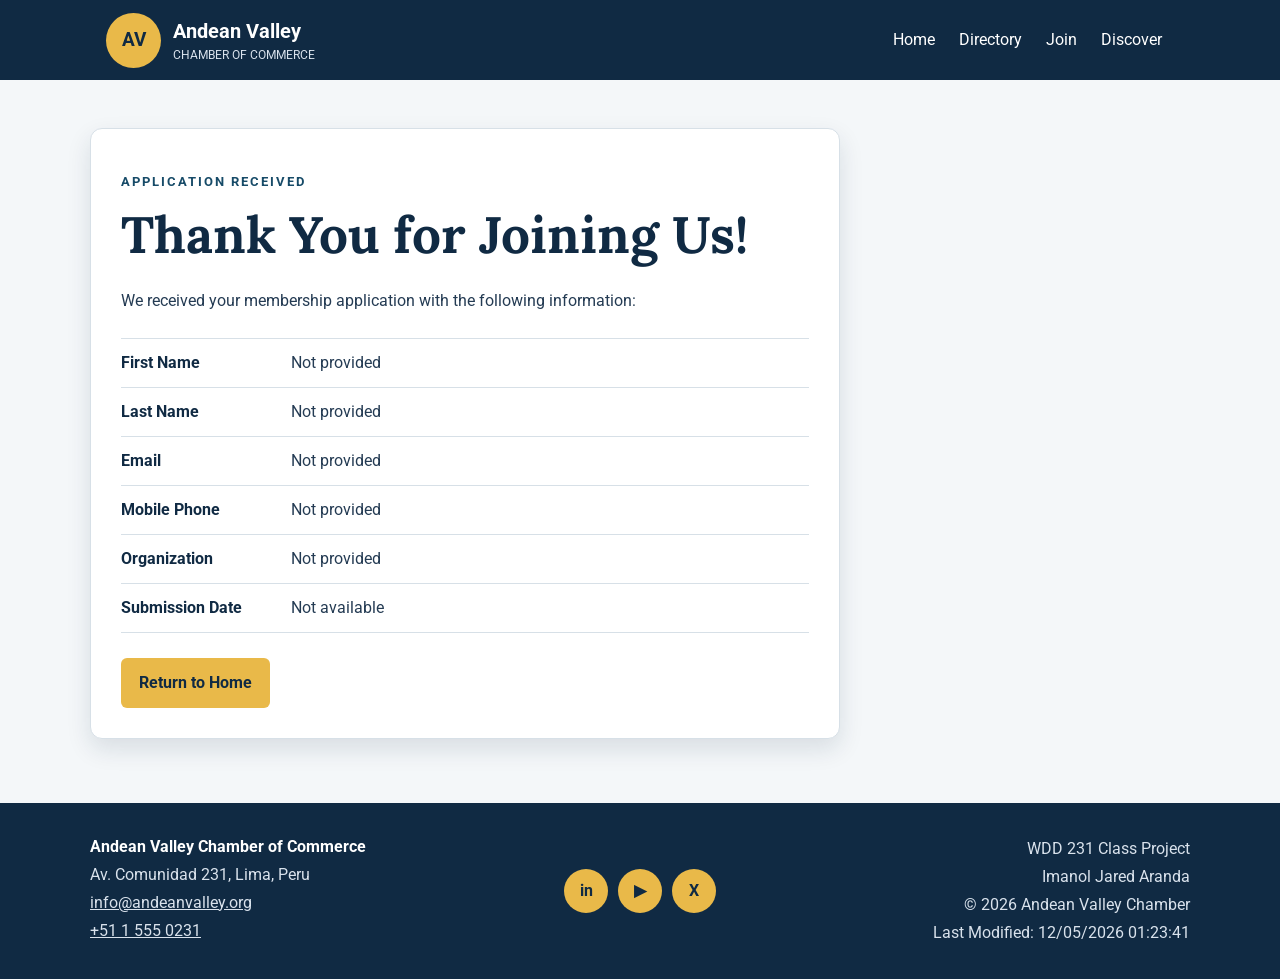
<file: chamber/thankyou.html>
<!DOCTYPE html>
<html lang="en">
<head>
  <meta charset="UTF-8">
  <meta name="viewport" content="width=device-width, initial-scale=1.0">
  <meta name="description" content="Chamber membership application confirmation.">
  <meta name="author" content="Imanol Jared Aranda">

  <title>Thank You | Andean Valley Chamber</title>

  <link rel="icon" href="images/chamber-logo.svg" type="image/svg+xml">
  <link rel="preconnect" href="https://fonts.googleapis.com">
  <link rel="preconnect" href="https://fonts.gstatic.com" crossorigin>
  <link
    href="https://fonts.googleapis.com/css2?family=Lora:wght@600;700&amp;family=Roboto:wght@400;500;700&amp;display=swap"
    rel="stylesheet">
  <link rel="stylesheet" href="styles/normalize.css">
  <link rel="stylesheet" href="styles/small.css">
  <link rel="stylesheet" href="styles/larger.css">

  <script src="scripts/navigation.js" defer></script>
  <script src="scripts/thankyou.js" defer></script>
</head>

<body>
  <header class="site-header">
    <div class="header-content">
      <a class="logo" href="index.html" aria-label="AV – Andean Valley Chamber home">
        AV
      </a>

      <div class="business-name">
        <strong>Andean Valley</strong>
        <span>Chamber of Commerce</span>
      </div>

      <button
        id="menu-button"
        type="button"
        aria-label="Open navigation"
        aria-controls="navigation"
        aria-expanded="false">
      </button>

      <nav id="navigation" aria-label="Main navigation">
        <a href="index.html">Home</a>
        <a href="directory.html">Directory</a>
        <a href="join.html">Join</a>
        <a href="discover.html">Discover</a>
      </nav>
    </div>
  </header>

  <main>
    <section class="confirmation" aria-labelledby="confirmation-title">
      <p class="eyebrow">Application Received</p>

      <h1 id="confirmation-title">Thank You for Joining Us!</h1>

      <p>
        We received your membership application with the following
        information:
      </p>

      <dl class="submitted-information">
        <dt>First Name</dt>
        <dd id="submitted-first"></dd>

        <dt>Last Name</dt>
        <dd id="submitted-last"></dd>

        <dt>Email</dt>
        <dd id="submitted-email"></dd>

        <dt>Mobile Phone</dt>
        <dd id="submitted-phone"></dd>

        <dt>Organization</dt>
        <dd id="submitted-organization"></dd>

        <dt>Submission Date</dt>
        <dd id="submitted-timestamp"></dd>
      </dl>

      <a class="home-button" href="index.html">Return to Home</a>
    </section>
  </main>

  <footer>
    <div class="footer-contact">
      <strong>Andean Valley Chamber of Commerce</strong>
      <p>Av. Comunidad 231, Lima, Peru</p>
      <p><a href="mailto:info@andeanvalley.org">info@andeanvalley.org</a></p>
      <p><a href="tel:+5115550231">+51 1 555 0231</a></p>
    </div>

    <div class="social-links" aria-label="Social media links">
      <a href="https://www.linkedin.com/" aria-label="in – LinkedIn">in</a>
      <a href="https://www.youtube.com/" aria-label="▶ YouTube">▶</a>
      <a href="https://x.com/" aria-label="X">X</a>
    </div>

    <div class="footer-development">
      <p>WDD 231 Class Project</p>
      <p>Imanol Jared Aranda</p>
      <p>© <span id="current-year"></span> Andean Valley Chamber</p>
      <p>Last Modified: <span id="last-modified"></span></p>
    </div>
  </footer>
</body>
</html>
</file>
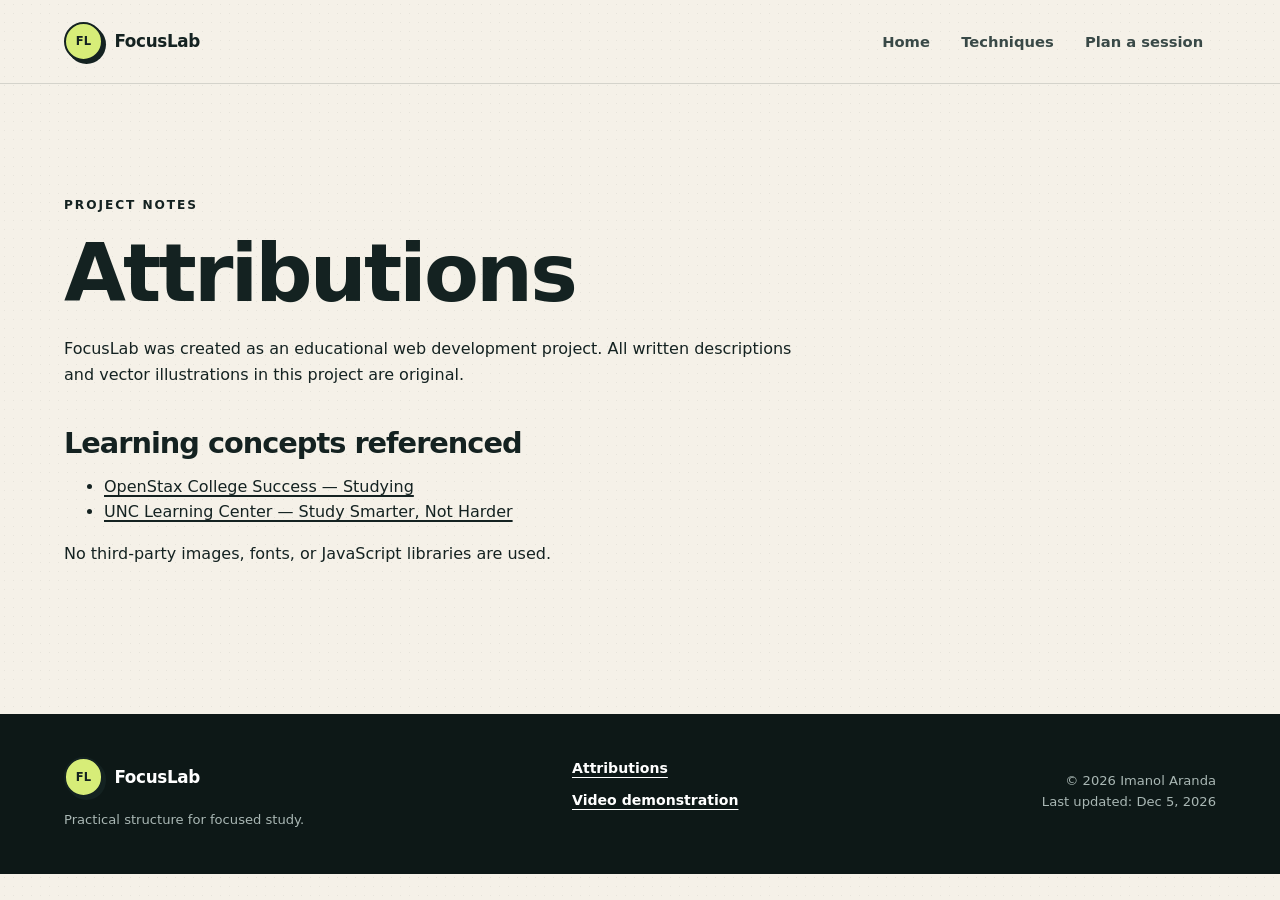
<file: final/attributions.html>
<!doctype html>
<html lang="en">
<head>
  <meta charset="utf-8">
  <meta name="viewport" content="width=device-width, initial-scale=1">
  <title>Attributions | FocusLab</title>
  <meta name="description" content="Sources and content acknowledgements for the FocusLab student project.">
  <meta name="author" content="Imanol Aranda">
  <meta property="og:title" content="Attributions | FocusLab">
  <meta property="og:description" content="Sources and acknowledgements for FocusLab.">
  <meta property="og:type" content="website">
  <link rel="icon" href="images/favicon.svg" type="image/svg+xml">
  <link rel="stylesheet" href="css/styles.css">
</head>
<body data-page="attributions">
  <a class="skip-link" href="#main-content">Skip to content</a>
  <header class="site-header">
    <div class="shell header-inner">
      <a class="brand" href="index.html" aria-label="FocusLab home"><span class="brand-mark" aria-hidden="true">FL</span><span>FocusLab</span></a>
      <button class="nav-toggle" type="button" aria-expanded="false" aria-controls="primary-nav" aria-label="Open navigation"><span></span><span></span><span></span></button>
      <nav class="primary-nav" id="primary-nav" aria-label="Main navigation"><a href="index.html">Home</a><a href="techniques.html">Techniques</a><a href="planner.html">Plan a session</a></nav>
    </div>
  </header>
  <main id="main-content" class="prose-page shell">
    <p class="eyebrow">Project notes</p>
    <h1>Attributions</h1>
    <p>FocusLab was created as an educational web development project. All written descriptions and vector illustrations in this project are original.</p>
    <h2>Learning concepts referenced</h2>
    <ul>
      <li><a href="https://openstax.org/books/college-success/pages/6-2-studying" target="_blank" rel="noopener">OpenStax College Success — Studying</a></li>
      <li><a href="https://learningcenter.unc.edu/tips-and-tools/studying-101-study-smarter-not-harder/" target="_blank" rel="noopener">UNC Learning Center — Study Smarter, Not Harder</a></li>
    </ul>
    <p>No third-party images, fonts, or JavaScript libraries are used.</p>
  </main>
  <footer class="site-footer">
    <div class="shell footer-grid">
      <div><a class="brand footer-brand" href="index.html"><span class="brand-mark" aria-hidden="true">FL</span><span>FocusLab</span></a><p>Practical structure for focused study.</p></div>
      <nav aria-label="Footer navigation"><a href="attributions.html" aria-current="page">Attributions</a><a class="video-link" data-video-link href="https://youtu.be/B0GfpkeD8kY">Video demonstration</a></nav>
      <p class="footer-meta">© <span data-current-year></span> Imanol Aranda<br>Last updated: <span data-last-modified></span></p>
    </div>
  </footer>
  <script type="module" src="js/common.js"></script>
</body>
</html>
</file>
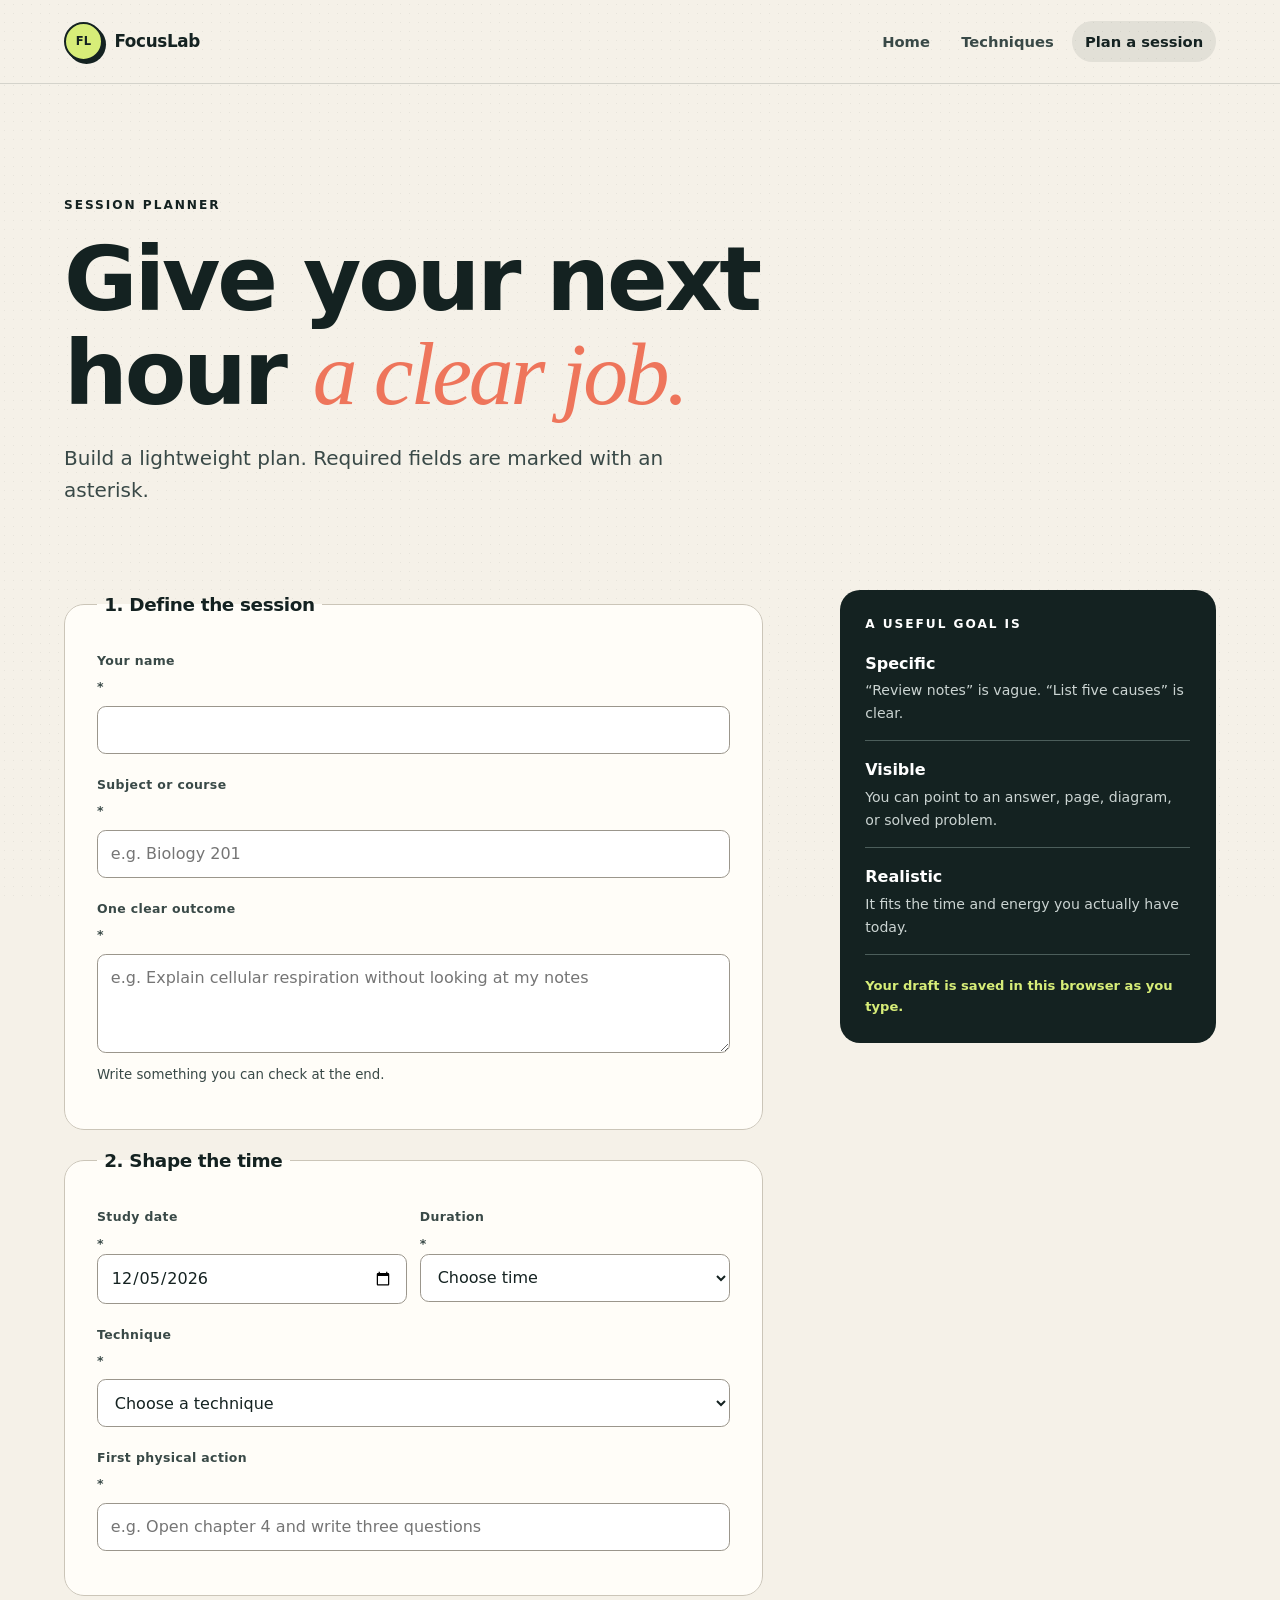
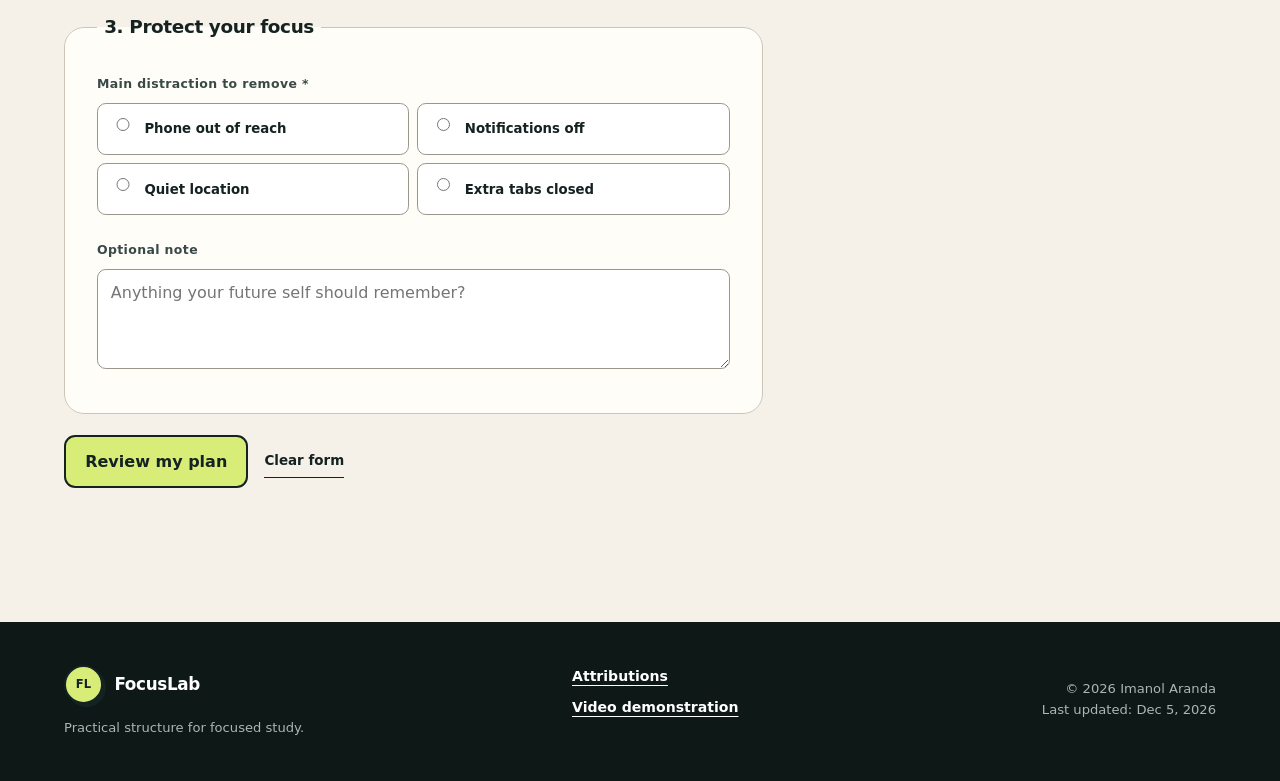
<file: final/planner.html>
<!doctype html>
<html lang="en">
<head>
  <meta charset="utf-8">
  <meta name="viewport" content="width=device-width, initial-scale=1">
  <title>Plan a Study Session | FocusLab</title>
  <meta name="description" content="Create a clear, realistic study session plan with a goal, technique, duration, and first step.">
  <meta name="author" content="Imanol Aranda">
  <meta property="og:title" content="Plan a Study Session | FocusLab">
  <meta property="og:description" content="Turn a study intention into a simple plan you can start.">
  <meta property="og:type" content="website">
  <meta property="og:image" content="images/social-card.svg">
  <link rel="icon" href="images/favicon.svg" type="image/svg+xml">
  <link rel="stylesheet" href="css/styles.css">
</head>
<body data-page="planner">
  <a class="skip-link" href="#main-content">Skip to content</a>
  <header class="site-header">
    <div class="shell header-inner">
      <a class="brand" href="index.html" aria-label="FocusLab home"><span class="brand-mark" aria-hidden="true">FL</span><span>FocusLab</span></a>
      <button class="nav-toggle" type="button" aria-expanded="false" aria-controls="primary-nav" aria-label="Open navigation"><span></span><span></span><span></span></button>
      <nav class="primary-nav" id="primary-nav" aria-label="Main navigation">
        <a href="index.html">Home</a>
        <a href="techniques.html">Techniques</a>
        <a href="planner.html" aria-current="page">Plan a session</a>
      </nav>
    </div>
  </header>

  <main id="main-content">
    <section class="page-intro shell">
      <p class="eyebrow">Session planner</p>
      <h1>Give your next hour <em>a clear job.</em></h1>
      <p>Build a lightweight plan. Required fields are marked with an asterisk.</p>
    </section>

    <section class="planner-layout shell">
      <form class="session-form" id="session-form" action="review.html" method="get">
        <fieldset>
          <legend>1. Define the session</legend>
          <label for="name">Your name <span aria-hidden="true">*</span></label>
          <input id="name" name="name" type="text" autocomplete="name" minlength="2" required>

          <label for="subject">Subject or course <span aria-hidden="true">*</span></label>
          <input id="subject" name="subject" type="text" placeholder="e.g. Biology 201" required>

          <label for="goal">One clear outcome <span aria-hidden="true">*</span></label>
          <textarea id="goal" name="goal" rows="3" minlength="10" maxlength="180" placeholder="e.g. Explain cellular respiration without looking at my notes" required></textarea>
          <small>Write something you can check at the end.</small>
        </fieldset>

        <fieldset>
          <legend>2. Shape the time</legend>
          <div class="form-row">
            <div>
              <label for="date">Study date <span aria-hidden="true">*</span></label>
              <input id="date" name="date" type="date" required>
            </div>
            <div>
              <label for="duration">Duration <span aria-hidden="true">*</span></label>
              <select id="duration" name="duration" required>
                <option value="">Choose time</option>
                <option value="15 minutes">15 minutes</option>
                <option value="25 minutes">25 minutes</option>
                <option value="45 minutes">45 minutes</option>
                <option value="60 minutes">60 minutes</option>
                <option value="90 minutes">90 minutes</option>
              </select>
            </div>
          </div>

          <label for="technique">Technique <span aria-hidden="true">*</span></label>
          <select id="technique" name="technique" required>
            <option value="">Loading techniques…</option>
          </select>

          <label for="first-step">First physical action <span aria-hidden="true">*</span></label>
          <input id="first-step" name="firstStep" type="text" minlength="5" placeholder="e.g. Open chapter 4 and write three questions" required>
        </fieldset>

        <fieldset>
          <legend>3. Protect your focus</legend>
          <p class="field-label">Main distraction to remove <span aria-hidden="true">*</span></p>
          <div class="choice-grid">
            <label><input type="radio" name="distraction" value="Phone out of reach" required><span>Phone out of reach</span></label>
            <label><input type="radio" name="distraction" value="Notifications off"><span>Notifications off</span></label>
            <label><input type="radio" name="distraction" value="Quiet location"><span>Quiet location</span></label>
            <label><input type="radio" name="distraction" value="Extra tabs closed"><span>Extra tabs closed</span></label>
          </div>

          <label for="notes">Optional note</label>
          <textarea id="notes" name="notes" rows="3" maxlength="240" placeholder="Anything your future self should remember?"></textarea>
        </fieldset>

        <input type="hidden" id="created-at" name="createdAt">
        <div class="form-actions">
          <button class="button button-primary" type="submit">Review my plan</button>
          <button class="text-button" id="clear-plan" type="button">Clear form</button>
          <span id="draft-status" role="status"></span>
        </div>
      </form>

      <aside class="planner-aside">
        <p class="eyebrow">A useful goal is</p>
        <ul>
          <li><strong>Specific</strong><span>“Review notes” is vague. “List five causes” is clear.</span></li>
          <li><strong>Visible</strong><span>You can point to an answer, page, diagram, or solved problem.</span></li>
          <li><strong>Realistic</strong><span>It fits the time and energy you actually have today.</span></li>
        </ul>
        <p class="aside-note">Your draft is saved in this browser as you type.</p>
      </aside>
    </section>
  </main>

  <footer class="site-footer">
    <div class="shell footer-grid">
      <div><a class="brand footer-brand" href="index.html"><span class="brand-mark" aria-hidden="true">FL</span><span>FocusLab</span></a><p>Practical structure for focused study.</p></div>
      <nav aria-label="Footer navigation"><a href="attributions.html">Attributions</a><a class="video-link" data-video-link href="https://youtu.be/B0GfpkeD8kY">Video demonstration</a></nav>
      <p class="footer-meta">© <span data-current-year></span> Imanol Aranda<br>Last updated: <span data-last-modified></span></p>
    </div>
  </footer>
  <script type="module" src="js/planner.js"></script>
</body>
</html>
</file>
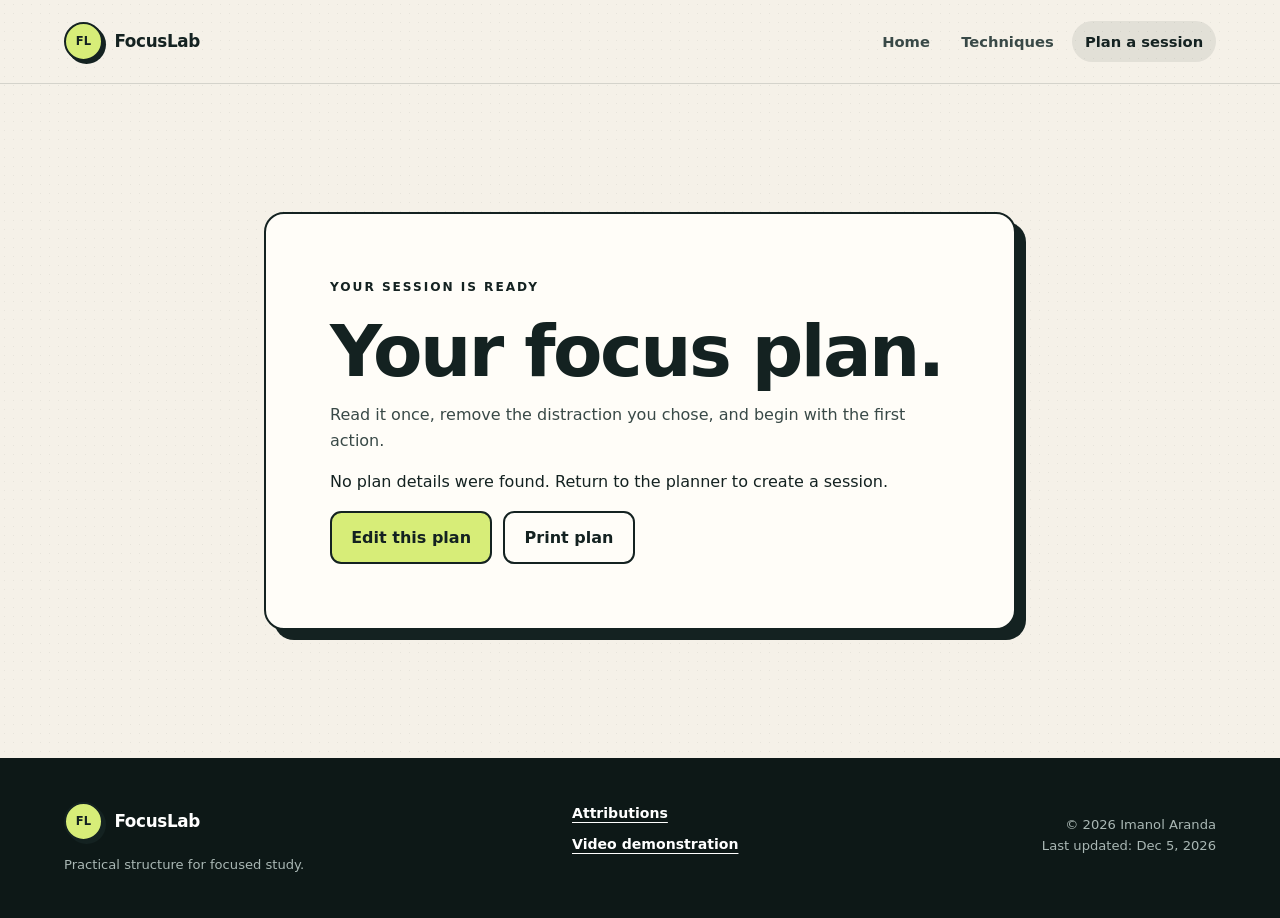
<file: final/review.html>
<!doctype html>
<html lang="en">
<head>
  <meta charset="utf-8">
  <meta name="viewport" content="width=device-width, initial-scale=1">
  <title>Your Study Plan | FocusLab</title>
  <meta name="description" content="Review the personalized study session plan created with FocusLab.">
  <meta name="author" content="Imanol Aranda">
  <meta property="og:title" content="Your Study Plan | FocusLab">
  <meta property="og:description" content="A clear plan for a focused study session.">
  <meta property="og:type" content="website">
  <meta property="og:image" content="images/social-card.svg">
  <link rel="icon" href="images/favicon.svg" type="image/svg+xml">
  <link rel="stylesheet" href="css/styles.css">
</head>
<body data-page="review">
  <a class="skip-link" href="#main-content">Skip to content</a>
  <header class="site-header">
    <div class="shell header-inner">
      <a class="brand" href="index.html" aria-label="FocusLab home"><span class="brand-mark" aria-hidden="true">FL</span><span>FocusLab</span></a>
      <button class="nav-toggle" type="button" aria-expanded="false" aria-controls="primary-nav" aria-label="Open navigation"><span></span><span></span><span></span></button>
      <nav class="primary-nav" id="primary-nav" aria-label="Main navigation"><a href="index.html">Home</a><a href="techniques.html">Techniques</a><a href="planner.html" aria-current="page">Plan a session</a></nav>
    </div>
  </header>

  <main id="main-content" class="review-main shell">
    <section class="review-card" aria-labelledby="review-title">
      <p class="eyebrow">Your session is ready</p>
      <h1 id="review-title"><span id="review-name">Your</span> focus plan.</h1>
      <p class="review-lead">Read it once, remove the distraction you chose, and begin with the first action.</p>
      <dl class="plan-details" id="plan-details"></dl>
      <div class="review-actions">
        <a class="button button-primary" href="planner.html">Edit this plan</a>
        <button class="button button-secondary" id="print-plan" type="button">Print plan</button>
      </div>
    </section>
  </main>

  <footer class="site-footer">
    <div class="shell footer-grid">
      <div><a class="brand footer-brand" href="index.html"><span class="brand-mark" aria-hidden="true">FL</span><span>FocusLab</span></a><p>Practical structure for focused study.</p></div>
      <nav aria-label="Footer navigation"><a href="attributions.html">Attributions</a><a class="video-link" data-video-link href="https://youtu.be/B0GfpkeD8kY">Video demonstration</a></nav>
      <p class="footer-meta">© <span data-current-year></span> Imanol Aranda<br>Last updated: <span data-last-modified></span></p>
    </div>
  </footer>
  <script type="module" src="js/review.js"></script>
</body>
</html>
</file>
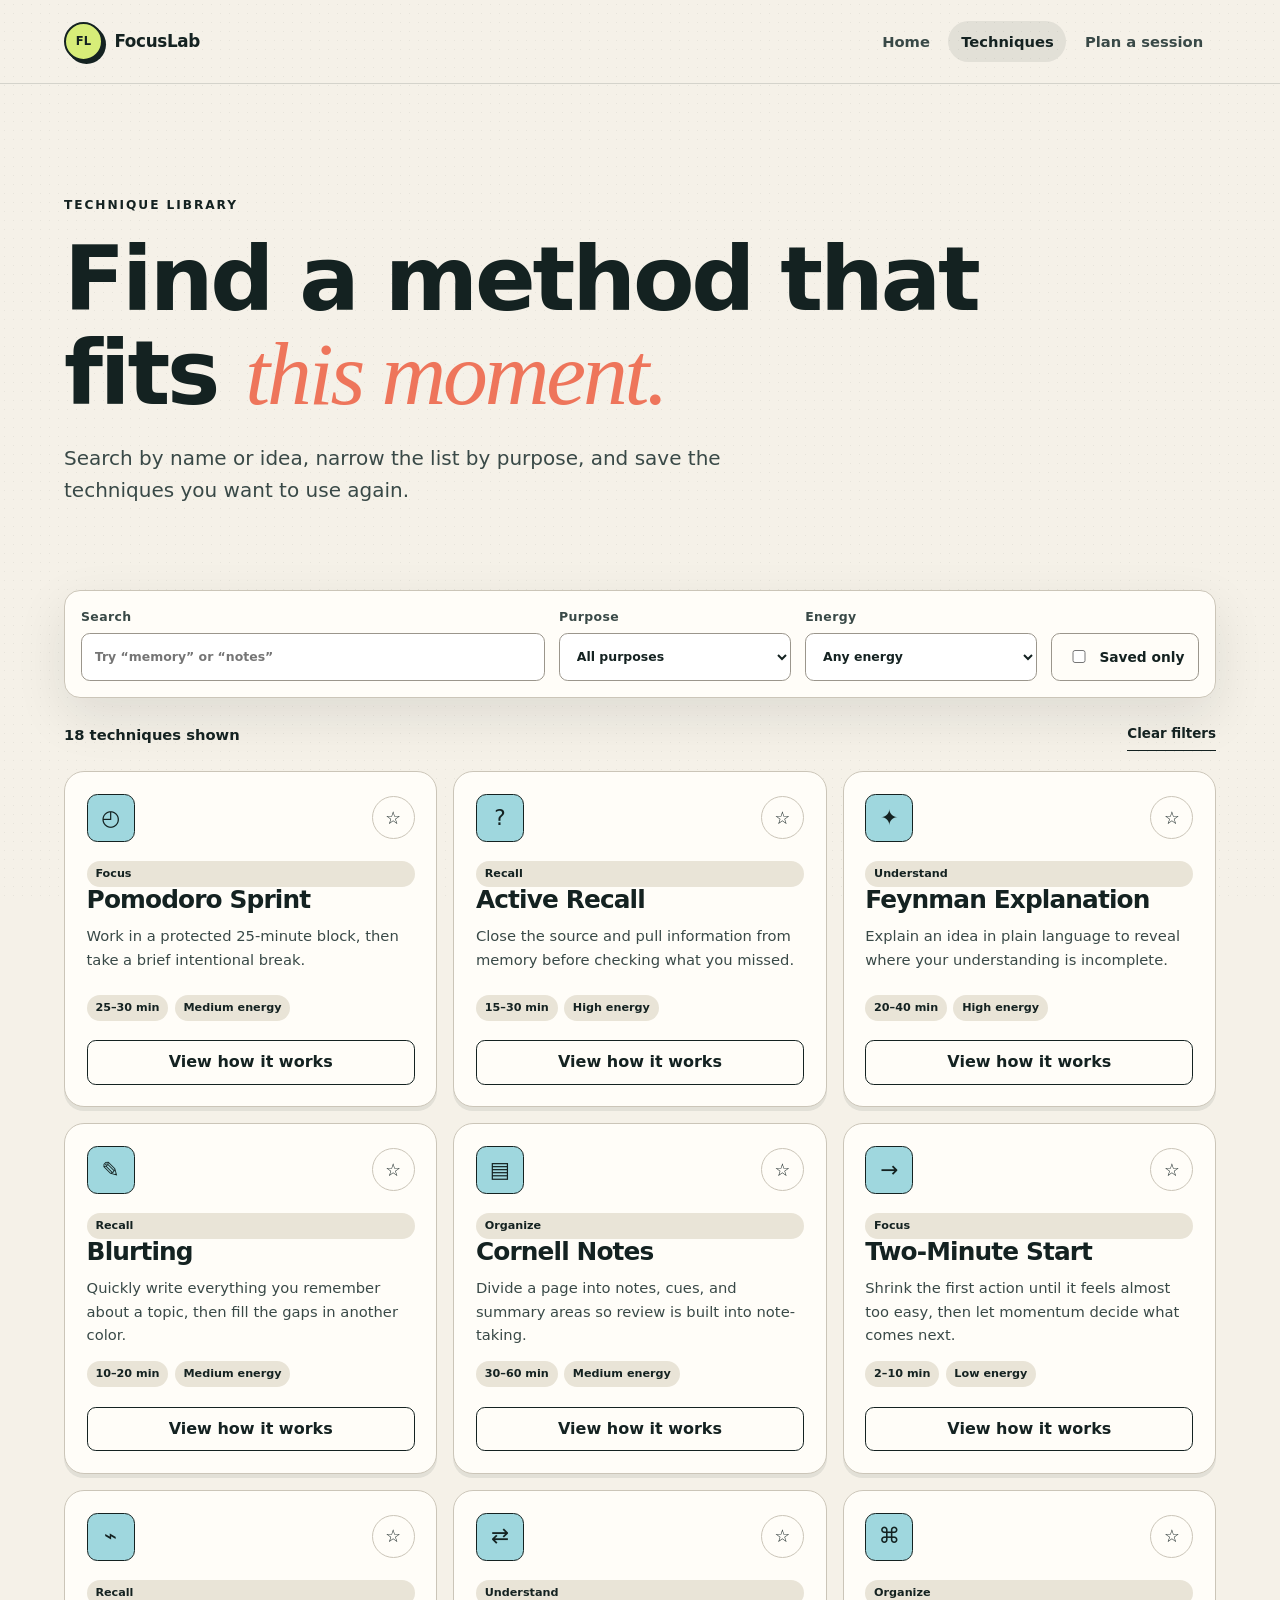
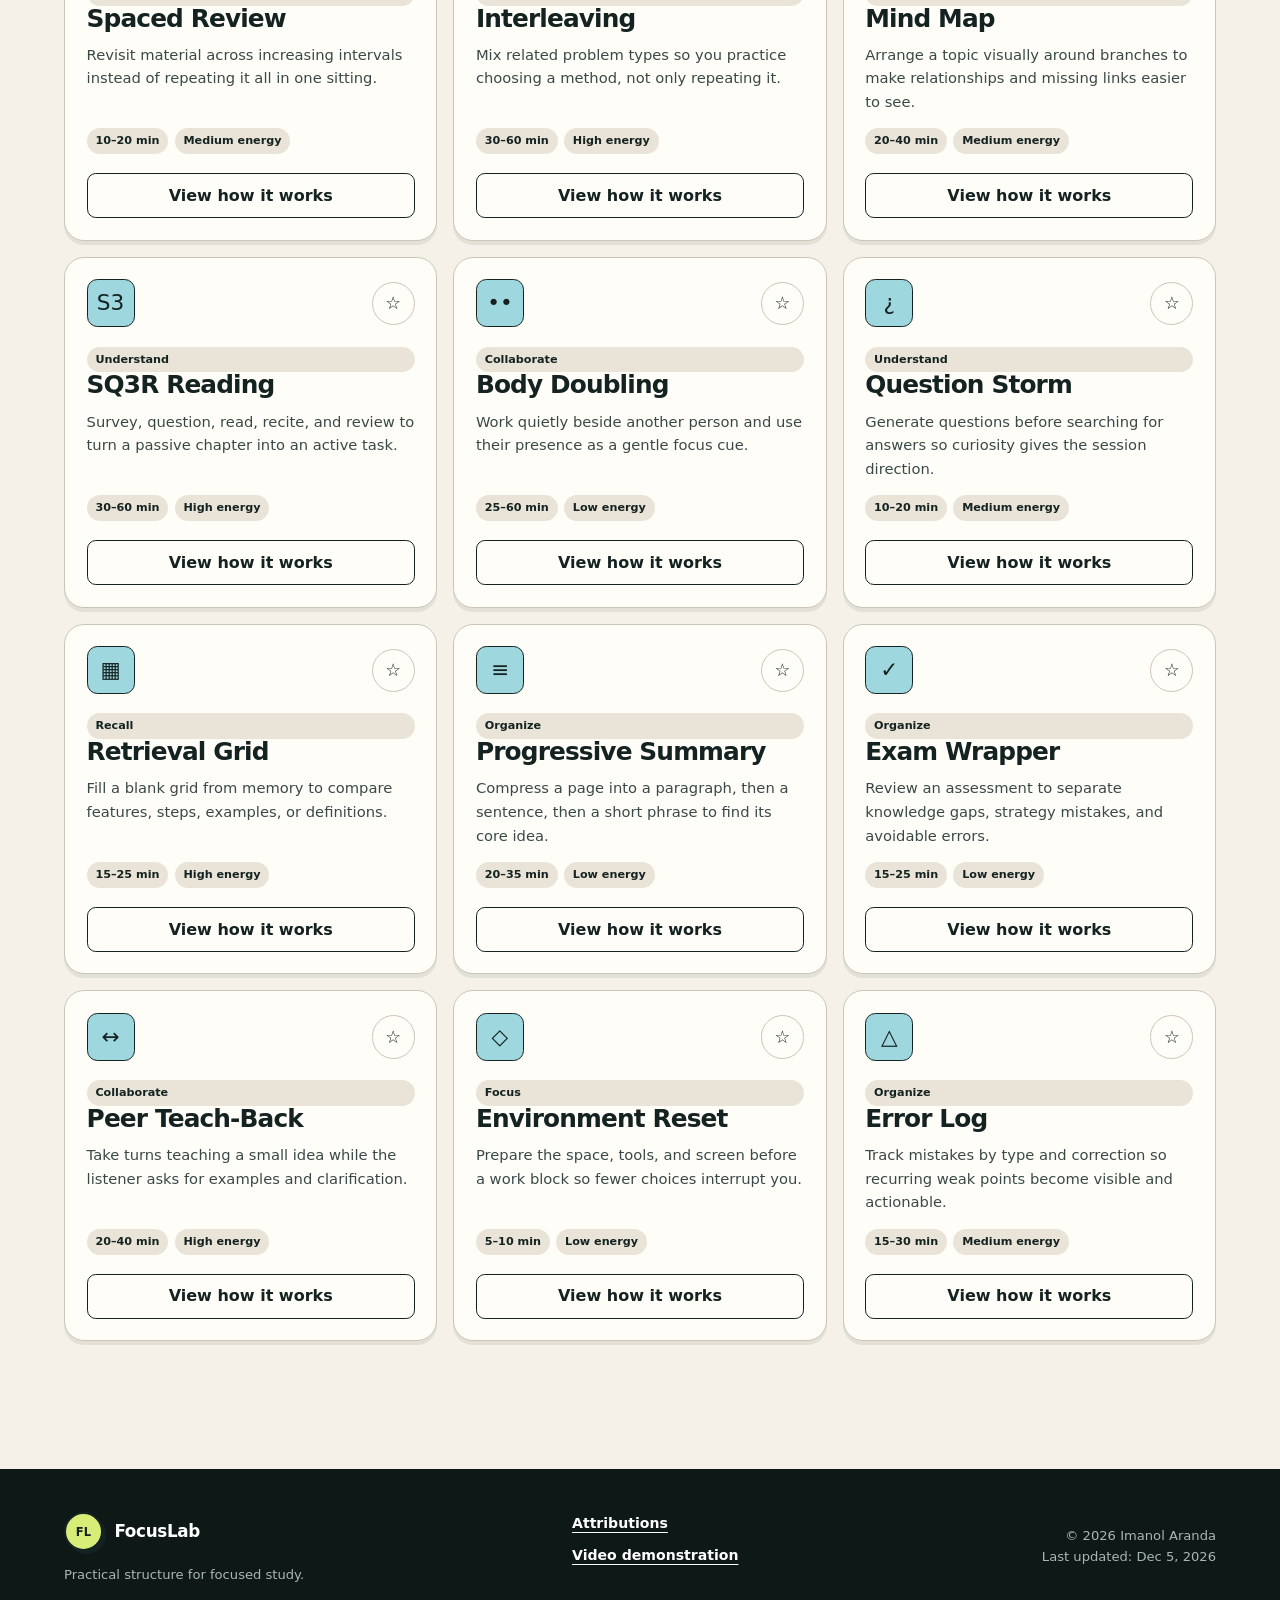
<file: final/techniques.html>
<!doctype html>
<html lang="en">
<head>
  <meta charset="utf-8">
  <meta name="viewport" content="width=device-width, initial-scale=1">
  <title>Study Techniques | FocusLab</title>
  <meta name="description" content="Explore and filter 18 practical study techniques by goal, time, and energy, then save your favorites.">
  <meta name="author" content="Imanol Aranda">
  <meta property="og:title" content="Study Techniques | FocusLab">
  <meta property="og:description" content="Browse practical ways to focus, recall, organize, and understand.">
  <meta property="og:type" content="website">
  <meta property="og:image" content="images/social-card.svg">
  <link rel="icon" href="images/favicon.svg" type="image/svg+xml">
  <link rel="stylesheet" href="css/styles.css">
</head>
<body data-page="techniques">
  <a class="skip-link" href="#main-content">Skip to content</a>
  <header class="site-header">
    <div class="shell header-inner">
      <a class="brand" href="index.html" aria-label="FocusLab home"><span class="brand-mark" aria-hidden="true">FL</span><span>FocusLab</span></a>
      <button class="nav-toggle" type="button" aria-expanded="false" aria-controls="primary-nav" aria-label="Open navigation"><span></span><span></span><span></span></button>
      <nav class="primary-nav" id="primary-nav" aria-label="Main navigation">
        <a href="index.html">Home</a>
        <a href="techniques.html" aria-current="page">Techniques</a>
        <a href="planner.html">Plan a session</a>
      </nav>
    </div>
  </header>

  <main id="main-content">
    <section class="page-intro shell">
      <p class="eyebrow">Technique library</p>
      <h1>Find a method that fits <em>this moment.</em></h1>
      <p>Search by name or idea, narrow the list by purpose, and save the techniques you want to use again.</p>
    </section>

    <section class="library shell" aria-labelledby="library-title">
      <h2 class="sr-only" id="library-title">Study technique library</h2>
      <div class="filter-bar">
        <label class="search-field" for="search">
          <span>Search</span>
          <input id="search" type="search" placeholder="Try “memory” or “notes”" autocomplete="off">
        </label>
        <label for="category">
          <span>Purpose</span>
          <select id="category">
            <option value="all">All purposes</option>
            <option value="Focus">Focus</option>
            <option value="Recall">Recall</option>
            <option value="Understand">Understand</option>
            <option value="Organize">Organize</option>
            <option value="Collaborate">Collaborate</option>
          </select>
        </label>
        <label for="energy">
          <span>Energy</span>
          <select id="energy">
            <option value="all">Any energy</option>
            <option value="Low">Low</option>
            <option value="Medium">Medium</option>
            <option value="High">High</option>
          </select>
        </label>
        <label class="saved-toggle" for="saved-only">
          <input id="saved-only" type="checkbox">
          <span>Saved only</span>
        </label>
      </div>

      <div class="results-row">
        <p id="results-count" role="status">Loading techniques…</p>
        <button class="clear-button" id="clear-filters" type="button">Clear filters</button>
      </div>
      <div class="technique-grid" id="technique-grid" aria-live="polite"></div>
      <div class="empty-state" id="empty-state" hidden>
        <span aria-hidden="true">◎</span>
        <h2>No technique matches yet</h2>
        <p>Try clearing one of the filters or using a broader search.</p>
      </div>
    </section>
  </main>

  <dialog class="technique-dialog" id="technique-dialog" aria-labelledby="dialog-title">
    <div class="dialog-topline">
      <span class="dialog-icon" id="dialog-icon" aria-hidden="true"></span>
      <button class="dialog-close" type="button" aria-label="Close details">×</button>
    </div>
    <p class="eyebrow" id="dialog-category"></p>
    <h2 id="dialog-title"></h2>
    <p class="dialog-description" id="dialog-description"></p>
    <dl class="dialog-facts">
      <div><dt>Time</dt><dd id="dialog-duration"></dd></div>
      <div><dt>Energy</dt><dd id="dialog-energy"></dd></div>
      <div><dt>Best for</dt><dd id="dialog-best-for"></dd></div>
    </dl>
    <div class="dialog-instructions">
      <h3>How to use it</h3>
      <ol id="dialog-steps"></ol>
    </div>
    <button class="button button-primary dialog-save" id="dialog-save" type="button"></button>
  </dialog>

  <footer class="site-footer">
    <div class="shell footer-grid">
      <div><a class="brand footer-brand" href="index.html"><span class="brand-mark" aria-hidden="true">FL</span><span>FocusLab</span></a><p>Practical structure for focused study.</p></div>
      <nav aria-label="Footer navigation"><a href="attributions.html">Attributions</a><a class="video-link" data-video-link href="https://youtu.be/B0GfpkeD8kY">Video demonstration</a></nav>
      <p class="footer-meta">© <span data-current-year></span> Imanol Aranda<br>Last updated: <span data-last-modified></span></p>
    </div>
  </footer>
  <script type="module" src="js/techniques.js"></script>
</body>
</html>
</file>
<file: styles/small.css>
:root {
  --primary-color: #0b3954;
  --secondary-color: #061f2d;
  --accent-color: #e9b949;
  --background-color: #f4f6f8;
  --text-color: #1f2933;
  --muted-color: #52606d;
  --completed-color: #176b3a;
  --completed-background: #d9f2e3;
  --white: #ffffff;
  --shadow: 0 4px 14px rgb(0 0 0 / 14%);
}

* {
  box-sizing: border-box;
}

html {
  min-width: 320px;
}

body {
  margin: 0;
  color: var(--text-color);
  background-color: var(--background-color);
  font-family: "Roboto", sans-serif;
  line-height: 1.5;
}

img {
  display: block;
  max-width: 100%;
  height: auto;
}

button,
a {
  font: inherit;
}

a:focus-visible,
button:focus-visible {
  outline: 3px solid var(--accent-color);
  outline-offset: 3px;
}

header {
  display: grid;
  grid-template-columns: 48px minmax(0, 1fr) 48px;
  align-items: center;
  gap: 0.75rem;
  padding: 0.75rem 1rem;
  color: var(--white);
  background-color: var(--primary-color);
}

header img {
  width: 48px;
  height: 48px;
}

header span {
  font-size: 1.25rem;
  font-weight: 700;
}

.hamburger {
  width: 48px;
  height: 48px;
  border: 0;
  color: var(--white);
  background: transparent;
  cursor: pointer;
}

.hamburger::before {
  content: "\2630";
  font-size: 2rem;
}

.hamburger.show::before {
  content: "\00d7";
}

.hamburger:hover {
  background-color: rgb(255 255 255 / 10%);
}

.navigation {
  display: none;
  background-color: var(--secondary-color);
}

.navigation.show {
  display: block;
}

.navigation ul {
  margin: 0;
  padding: 0;
  list-style: none;
}

.navigation a {
  display: block;
  min-height: 48px;
  padding: 0.8rem 1rem;
  color: var(--white);
  text-align: center;
  text-decoration: none;
}

.navigation a:hover,
.navigation a.active {
  color: var(--secondary-color);
  background-color: var(--accent-color);
}

main {
  width: min(calc(100% - 2rem), 1100px);
  margin: 0 auto;
  padding-bottom: 2rem;
}

h1 {
  padding-bottom: 0.35rem;
  border-bottom: 3px solid var(--accent-color);
  color: var(--primary-color);
}

.home-grid {
  display: grid;
  gap: 1rem;
}

section {
  overflow: hidden;
  border-radius: 8px;
  background-color: var(--white);
  box-shadow: var(--shadow);
}

section h2 {
  margin: 0;
  padding: 0.75rem 1rem;
  color: var(--white);
  background-color: var(--primary-color);
  font-size: 1.2rem;
  text-align: center;
}

.course-work ul {
  display: grid;
  gap: 0.5rem;
  margin: 0;
  padding: 1.25rem 2.5rem;
}

.course-work a {
  color: var(--primary-color);
  font-weight: 500;
  text-underline-offset: 0.18rem;
}

.location figure {
  margin: 0;
  padding: 1rem;
}

.location img {
  width: 100%;
  border-radius: 6px;
  aspect-ratio: 3 / 2;
  object-fit: cover;
}

.location figcaption {
  margin-top: 0.5rem;
  color: var(--muted-color);
  font-style: italic;
  text-align: center;
}

.certificate {
  margin-top: 1rem;
}

.certificate-intro {
  margin: 1rem 1rem 0;
  color: var(--muted-color);
  text-align: center;
}

.course-filters {
  display: grid;
  grid-template-columns: 1fr;
  gap: 0.5rem;
  padding: 1rem;
}

.course-filters button {
  min-height: 44px;
  border: 2px solid var(--primary-color);
  border-radius: 6px;
  color: var(--primary-color);
  background-color: var(--white);
  cursor: pointer;
  font-weight: 700;
}

.course-filters button:hover,
.course-filters button.selected {
  color: var(--white);
  background-color: var(--primary-color);
}

#total-credits {
  margin: 0;
  padding: 0 1rem 1rem;
  color: var(--primary-color);
  text-align: center;
  font-weight: 700;
}

#course-list {
  display: grid;
  gap: 0.75rem;
  padding: 0 1rem 1rem;
}

.course-card {
  padding: 1rem;
  border: 2px solid var(--primary-color);
  border-radius: 6px;
  text-align: center;
}

.course-card.completed {
  border-color: var(--completed-color);
  color: #124b29;
  background-color: var(--completed-background);
}

.course-card h3 {
  margin: 0 0 0.3rem;
  font-size: 1.05rem;
}

.course-card p {
  margin: 0.2rem 0;
}

.course-title {
  color: var(--muted-color);
  font-size: 0.9rem;
  font-weight: 500;
}

.course-status {
  display: inline-block;
  margin-top: 0.5rem;
  padding: 0.15rem 0.5rem;
  border-radius: 999px;
  color: var(--white);
  background-color: var(--primary-color);
  font-size: 0.78rem;
  font-weight: 700;
}

.completed .course-status {
  background-color: var(--completed-color);
}

footer {
  padding: 1.5rem 1rem;
  color: var(--white);
  background-color: var(--secondary-color);
  text-align: center;
}

.social-links {
  display: flex;
  gap: 1rem;
  justify-content: center;
}

.social-links a {
  display: grid;
  width: 48px;
  height: 48px;
  border: 2px solid transparent;
  border-radius: 50%;
  background-color: var(--white);
  place-items: center;
}

.social-links a:hover {
  border-color: var(--accent-color);
  background-color: var(--accent-color);
}

.social-links img {
  width: 28px;
  height: 28px;
}

footer p {
  margin: 0.75rem 0 0;
}

#lastModified {
  color: #c7d8e6;
  font-size: 0.9rem;
}

@media (prefers-reduced-motion: reduce) {
  *,
  *::before,
  *::after {
    transition-duration: 0.01ms !important;
  }
}
</file>
<file: styles/larger.css>
@media screen and (min-width: 48rem) {
  header {
    grid-template-columns: 64px minmax(0, 1fr);
    min-height: 88px;
    padding-inline: max(1rem, calc((100% - 1100px) / 2));
  }

  header img {
    width: 64px;
    height: 64px;
  }

  header span {
    font-size: 1.55rem;
  }

  .hamburger {
    display: none;
  }

  .navigation,
  .navigation.show {
    display: block;
  }

  .navigation ul {
    display: flex;
    justify-content: flex-end;
    width: min(100%, 1100px);
    margin: 0 auto;
  }

  .navigation li {
    flex: 0 1 12rem;
  }

  .home-grid {
    grid-template-columns: minmax(0, 2fr) minmax(16rem, 1fr);
    align-items: stretch;
  }

  .course-work,
  .location {
    min-height: 24rem;
  }

  .course-filters {
    grid-template-columns: repeat(3, 1fr);
  }

  #course-list {
    grid-template-columns: repeat(3, minmax(0, 1fr));
  }
}

@media screen and (min-width: 68rem) {
  #course-list {
    grid-template-columns: repeat(6, minmax(0, 1fr));
  }
}
</file>
<file: chamber/styles/small.css>
:root {
    --navy: #102a43;
    --blue: #246b8f;
    --dark-blue: #174b68;
    --gold: #e9b949;
    --white: #ffffff;
    --background: #f4f7f9;
    --text: #243b53;
    --gray: #334e68;
    --border: #d7e0e7;
    --shadow: 0 10px 25px rgb(16 42 67 / 12%);
  }

  * {
    box-sizing: border-box;
  }

  body {
    min-width: 320px;
    margin: 0;
    color: var(--text);
    background: var(--background);
    font-family: "Roboto", Arial, sans-serif;
    line-height: 1.5;
  }

  button,
  input,
  select,
  textarea {
    font: inherit;
  }

  /* HEADER */

  .site-header {
    color: var(--white);
    background: var(--navy);
  }

  .header-content {
    display: grid;
    grid-template-columns: auto 1fr auto;
    align-items: center;
    max-width: 1100px;
    min-height: 80px;
    margin: auto;
    padding: 10px 16px;
    gap: 12px;
  }

  .logo {
    display: grid;
    width: 55px;
    height: 55px;
    color: var(--navy);
    background: var(--gold);
    border-radius: 50%;
    place-items: center;
    font-size: 1.2rem;
    font-weight: bold;
    text-decoration: none;
  }

  .business-name {
    display: flex;
    flex-direction: column;
  }

  .business-name strong {
    font-size: 1.25rem;
  }

  .business-name span {
    color: #d9e2ec;
    font-size: 0.75rem;
    text-transform: uppercase;
  }

  #menu-button {
    width: 45px;
    height: 45px;
    color: var(--navy);
    background: var(--gold);
    border: 1px solid var(--gold);
    border-radius: 5px;
    cursor: pointer;
    font-size: 1.5rem;
    font-weight: bold;
  }

  #menu-button::before {
    content: "☰";
  }

  #menu-button[aria-expanded="true"]::before {
    content: "×";
  }

  nav {
    display: none;
    grid-column: 1 / -1;
  }

  nav.open {
    display: grid;
  }

  nav a {
    padding: 12px;
    color: var(--white);
    border-top: 1px solid #ffffff20;
    text-decoration: none;
  }

  nav a:hover,
  nav a.active {
    color: var(--gold);
  }

  /* MAIN CONTENT */

  main {
    width: min(1100px, calc(100% - 32px));
    min-height: 65vh;
    margin: auto;
    padding: 35px 0 50px;
  }

  .page-title {
    max-width: 720px;
    margin-bottom: 30px;
  }

  .eyebrow {
    margin-bottom: 5px;
    color: var(--dark-blue);
    font-size: 0.8rem;
    font-weight: bold;
    letter-spacing: 2px;
    text-transform: uppercase;
  }

  h1,
  h2,
  h3 {
    color: var(--navy);
    font-family: "Lora", Georgia, serif;
  }

  h1 {
    margin: 0 0 10px;
    font-size: clamp(2rem, 7vw, 3.2rem);
  }

  /* JOIN FORM */

  .join-layout {
    display: grid;
    gap: 32px;
  }

  form {
    padding: 24px;
    background: var(--white);
    border: 1px solid var(--border);
    border-radius: 12px;
    box-shadow: var(--shadow);
  }

  fieldset {
    margin: 0;
    padding: 0;
    border: 0;
  }

  legend {
    margin-bottom: 20px;
    color: var(--navy);
    font-family: "Lora", Georgia, serif;
    font-size: 1.5rem;
    font-weight: bold;
  }

  form label {
    display: grid;
    margin-bottom: 18px;
    color: var(--navy);
    gap: 6px;
    font-weight: bold;
  }

  input,
  select,
  textarea {
    width: 100%;
    padding: 12px;
    color: var(--text);
    background: var(--white);
    border: 1px solid #829ab1;
    border-radius: 5px;
  }

  input:focus,
  select:focus,
  textarea:focus,
  button:focus,
  a:focus {
    outline: 3px solid #e9b949aa;
    outline-offset: 2px;
  }

  input:required:valid,
  select:required:valid {
    border-left: 5px solid #2f855a;
  }

  .submit-button,
  .home-button {
    display: inline-block;
    padding: 13px 18px;
    color: var(--navy);
    background: var(--gold);
    border: 0;
    border-radius: 6px;
    cursor: pointer;
    font-weight: bold;
    text-decoration: none;
  }

  .submit-button {
    width: 100%;
  }

  .submit-button:hover,
  .home-button:hover {
    background: #f4cf72;
  }

  /* MEMBERSHIP CARDS */

  .membership-section h2 {
    margin-top: 0;
  }

  .membership-cards {
    display: grid;
    gap: 16px;
  }

  .membership-card {
    padding: 22px;
    background: var(--white);
    border: 1px solid var(--border);
    border-left: 6px solid var(--blue);
    border-radius: 8px;
    box-shadow: var(--shadow);
    opacity: 0;
    transform: translateY(25px);
    animation: show-card 0.7s ease forwards;
  }

  .membership-card:nth-child(2) {
    animation-delay: 0.15s;
  }

  .membership-card:nth-child(3) {
    animation-delay: 0.3s;
  }

  .membership-card:nth-child(4) {
    animation-delay: 0.45s;
  }

  .membership-card h3 {
    margin: 0 0 8px;
  }

  .membership-card p {
    color: var(--gray);
  }

  .bronze-card {
    border-left-color: #a26028;
  }

  .silver-card {
    border-left-color: #7b8794;
  }

  .gold-card {
    border-left-color: #c69720;
  }

  .membership-card button,
  .close-button {
    padding: 10px 15px;
    color: var(--white);
    background: var(--dark-blue);
    border: 0;
    border-radius: 5px;
    cursor: pointer;
    font-weight: bold;
  }

  .membership-card button:hover,
  .close-button:hover {
    background: var(--navy);
  }

  @keyframes show-card {
    to {
      opacity: 1;
      transform: translateY(0);
    }
  }

  /* DIALOGS */

  dialog {
    width: min(500px, 92%);
    padding: 0;
    border: 0;
    border-radius: 12px;
    box-shadow: 0 25px 60px #00000055;
  }

  dialog::backdrop {
    background: #102a43b3;
  }

  .dialog-content {
    padding: 25px;
  }

  .dialog-content h2 {
    margin-top: 0;
  }

  .dialog-content li {
    margin-bottom: 8px;
  }

  /* THANK YOU PAGE */

  .confirmation {
    max-width: 750px;
    padding: 30px;
    background: var(--white);
    border: 1px solid var(--border);
    border-radius: 12px;
    box-shadow: var(--shadow);
  }

  .submitted-information {
    display: grid;
    grid-template-columns: 170px 1fr;
    margin: 25px 0;
    border-top: 1px solid var(--border);
  }

  .submitted-information dt,
  .submitted-information dd {
    margin: 0;
    padding: 12px 0;
    border-bottom: 1px solid var(--border);
    overflow-wrap: anywhere;
  }

  .submitted-information dt {
    color: var(--navy);
    font-weight: bold;
  }

  /* FOOTER */

  footer {
    display: grid;
    padding: 30px max(16px, calc((100% - 1100px) / 2));
    color: #d9e2ec;
    background: var(--navy);
    gap: 20px;
  }

  footer p {
    margin: 4px 0;
  }

  footer strong {
    color: var(--white);
  }

  /* LARGER SCREENS */

  @media screen and (min-width: 700px) {
    .header-content {
      grid-template-columns: auto auto 1fr;
    }

    #menu-button {
      display: none;
    }

    nav,
    nav.open {
      display: flex;
      grid-column: auto;
      justify-self: end;
    }

    nav a {
      border: 0;
    }

    footer {
      grid-template-columns: 1fr auto;
    }
  }

  @media screen and (min-width: 900px) {
    .join-layout {
      grid-template-columns: 1.3fr 0.8fr;
      align-items: start;
    }
  }

  @media screen and (max-width: 520px) {
    .submitted-information {
      grid-template-columns: 1fr;
    }

    .submitted-information dt {
      padding-bottom: 0;
      border-bottom: 0;
    }
  }

  @media (prefers-reduced-motion: reduce) {
    .membership-card {
      opacity: 1;
      transform: none;
      animation: none;
    }
  }

  input::placeholder,
  textarea::placeholder {
    color: var(--gray);
    opacity: 1;
  }

  /* DISCOVER PAGE */

  .visit-message {
    margin: 0 0 28px;
    padding: 14px 18px;
    color: var(--navy);
    background: #fff4d6;
    border-left: 5px solid var(--gold);
    border-radius: 6px;
    font-weight: bold;
  }

  .places-grid {
    display: grid;
    grid-template-areas:
      "card1"
      "card2"
      "card3"
      "card4"
      "card5"
      "card6"
      "card7"
      "card8";
    gap: 22px;
  }

  .place-1 { grid-area: card1; }
  .place-2 { grid-area: card2; }
  .place-3 { grid-area: card3; }
  .place-4 { grid-area: card4; }
  .place-5 { grid-area: card5; }
  .place-6 { grid-area: card6; }
  .place-7 { grid-area: card7; }
  .place-8 { grid-area: card8; }

  .place-card {
    display: grid;
    grid-template-areas:
      "title"
      "photo"
      "location"
      "description"
      "action";
    padding: 18px;
    background: var(--white);
    border: 1px solid var(--border);
    border-radius: 10px;
    box-shadow: var(--shadow);
    gap: 12px;
    overflow: hidden;
  }

  .place-card h2 {
    grid-area: title;
    margin: 0;
    font-size: 1.45rem;
  }

  .place-card figure {
    grid-area: photo;
    margin: 0;
    overflow: hidden;
    border-radius: 7px;
  }

  .place-card img {
    display: block;
    width: 100%;
    height: auto;
    aspect-ratio: 3 / 2;
    object-fit: cover;
  }

  .place-card address {
    grid-area: location;
    color: var(--dark-blue);
    font-style: normal;
    font-weight: bold;
  }

  .place-card p {
    grid-area: description;
    margin: 0;
    color: var(--gray);
  }

  .place-card button {
    grid-area: action;
    justify-self: start;
    padding: 10px 16px;
    color: var(--white);
    background: var(--dark-blue);
    border: 0;
    border-radius: 5px;
    cursor: pointer;
    font-weight: bold;
  }

  /* Medium screens: photo and text occupy named areas side by side. */
  @media screen and (min-width: 641px) and (max-width: 1024px) {
    .places-grid {
      grid-template-areas:
        "card1"
        "card2"
        "card3"
        "card4"
        "card5"
        "card6"
        "card7"
        "card8";
    }

    .place-card {
      grid-template-columns: minmax(240px, 300px) 1fr;
      grid-template-areas:
        "photo title"
        "photo location"
        "photo description"
        "photo action";
      align-items: start;
    }
  }

  /* Large screens: two-card rows with a different internal area map. */
  @media screen and (min-width: 1025px) {
    .places-grid {
      grid-template-columns: repeat(2, minmax(0, 1fr));
      grid-template-areas:
        "card1 card2"
        "card3 card4"
        "card5 card6"
        "card7 card8";
    }

    .place-card {
      grid-template-columns: minmax(190px, 44%) 1fr;
      grid-template-areas:
        "title title"
        "photo location"
        "photo description"
        "action action";
    }
  }

  /* Image effects are intentionally excluded from mobile screens. */
  @media screen and (min-width: 641px) and (hover: hover) {
    .place-card {
      transition: box-shadow 0.25s ease, transform 0.25s ease;
    }

    .place-card img {
      transition: filter 0.25s ease, transform 0.25s ease;
    }

    .place-card:hover {
      box-shadow: 0 16px 34px rgb(16 42 67 / 22%);
      transform: translateY(-4px);
    }

    .place-card:hover img {
      filter: saturate(1.15);
      transform: scale(1.04);
    }
  }

  /* DIRECTORY PAGE */

  .directory-section {
    padding-top: 4px;
  }

  .directory-heading {
    display: flex;
    flex-direction: column;
    margin-bottom: 22px;
    gap: 18px;
  }

  .directory-heading h2,
  .member-count {
    margin: 0;
  }

  .member-count {
    color: var(--gray);
  }

  .view-controls {
    display: flex;
    align-self: flex-start;
    padding: 4px;
    background: #dce7ed;
    border-radius: 8px;
    gap: 4px;
  }

  .view-button {
    min-height: 44px;
    padding: 9px 14px;
    color: var(--navy);
    background: transparent;
    border: 0;
    border-radius: 6px;
    cursor: pointer;
    font-weight: 700;
  }

  .view-button:hover {
    background: #c8d9e2;
  }

  .view-button.active {
    color: var(--white);
    background: var(--navy);
  }

  .member-directory {
    display: grid;
    grid-template-columns: minmax(0, 1fr);
    gap: 18px;
  }

  .member-card {
    min-width: 0;
    background: var(--white);
    border: 1px solid var(--border);
    border-radius: 12px;
    box-shadow: var(--shadow);
    overflow: hidden;
  }

  .member-image {
    display: block;
    width: 100%;
    height: auto;
    aspect-ratio: 16 / 9;
    object-fit: cover;
  }

  .member-details {
    padding: 20px;
  }

  .member-heading {
    display: grid;
    grid-template-columns: 1fr auto;
    align-items: start;
    gap: 5px 10px;
  }

  .member-heading h3 {
    margin: 0;
    font-size: 1.35rem;
  }

  .member-category {
    grid-column: 1 / -1;
    margin: 0;
    color: var(--dark-blue);
    font-size: 0.85rem;
    font-weight: 700;
    letter-spacing: 0.04em;
    text-transform: uppercase;
  }

  .membership-level {
    padding: 4px 8px;
    color: var(--navy);
    background: #e8eef2;
    border-radius: 999px;
    font-size: 0.75rem;
    font-weight: 700;
    white-space: nowrap;
  }

  .level-2 {
    color: #334e68;
    background: #e5eaee;
  }

  .level-3 {
    color: #604500;
    background: #fff1bf;
  }

  .member-description {
    color: var(--gray);
  }

  .member-card address {
    margin: 14px 0 6px;
    color: var(--text);
    font-style: normal;
  }

  .member-phone,
  .member-website {
    color: var(--dark-blue);
    font-weight: 700;
    overflow-wrap: anywhere;
  }

  .member-phone {
    display: block;
    margin-bottom: 16px;
  }

  .member-website {
    display: inline-block;
    padding: 9px 13px;
    color: var(--white);
    background: var(--dark-blue);
    border-radius: 5px;
    text-decoration: none;
  }

  .member-website:hover {
    background: var(--navy);
  }

  .member-directory.list .member-image,
  .member-directory.list .member-description {
    display: none;
  }

  .member-directory.list .member-card {
    border-left: 6px solid var(--blue);
    border-radius: 7px;
  }

  .member-directory.list .member-details {
    padding: 17px;
  }

  .directory-error {
    padding: 24px;
    color: #7b2424;
    background: #fff1f1;
    border: 1px solid #e8b3b3;
    border-radius: 8px;
  }

  footer a {
    color: #d9e2ec;
  }

  .social-links {
    display: flex;
    align-items: center;
    gap: 10px;
  }

  .social-links a {
    display: grid;
    width: 44px;
    height: 44px;
    color: var(--navy);
    background: var(--gold);
    border-radius: 50%;
    place-items: center;
    font-weight: 700;
    text-decoration: none;
  }

  .social-links a:hover {
    background: #f4cf72;
  }
</file>
<file: chamber/styles/larger.css>
@media screen and (min-width: 1100px) {
    main {
      padding-top: 3rem;
      padding-bottom: 4rem;
    }
  }

@media screen and (min-width: 700px) {
  .directory-heading {
    flex-direction: row;
    align-items: end;
    justify-content: space-between;
  }

  .view-controls {
    align-self: auto;
  }

  .member-directory.grid {
    grid-template-columns: repeat(2, minmax(0, 1fr));
  }

  footer {
    grid-template-columns: 1fr auto 1fr;
    align-items: center;
  }

  .social-links {
    justify-content: center;
  }

  .footer-development {
    text-align: right;
  }
}

@media screen and (min-width: 900px) {
  .member-directory.list .member-details {
    display: grid;
    grid-template-columns: minmax(180px, 1.5fr) minmax(170px, 1.25fr) auto auto;
    align-items: center;
    gap: 18px;
  }

  .member-directory.list .member-card address,
  .member-directory.list .member-phone {
    margin: 0;
  }
}

@media screen and (min-width: 1024px) {
  .member-directory.grid {
    grid-template-columns: repeat(3, minmax(0, 1fr));
  }
}
</file>
<file: final/css/styles.css>
:root {
  --ink: #142221;
  --ink-soft: #394947;
  --paper: #f5f1e8;
  --surface: #fffdf8;
  --surface-alt: #e9e4d7;
  --line: #cbc5b8;
  --lime: #d7ed78;
  --lime-dark: #b8d24d;
  --coral: #ee755b;
  --blue: #9fd7de;
  --white: #ffffff;
  --shadow: 0 18px 50px rgba(20, 34, 33, 0.1);
  --radius: 1.25rem;
  --shell: min(72rem, calc(100% - 2rem));
}

* {
  box-sizing: border-box;
}

html {
  scroll-behavior: smooth;
}

body {
  margin: 0;
  color: var(--ink);
  background: var(--paper);
  font-family: Inter, ui-sans-serif, system-ui, -apple-system, BlinkMacSystemFont, "Segoe UI", sans-serif;
  font-size: 1rem;
  line-height: 1.6;
}

body::before {
  position: fixed;
  inset: 0;
  z-index: -1;
  background-image: radial-gradient(rgba(20, 34, 33, 0.06) 0.7px, transparent 0.7px);
  background-size: 9px 9px;
  content: "";
  pointer-events: none;
}

img,
svg {
  display: block;
  max-width: 100%;
}

a {
  color: inherit;
}

button,
input,
select,
textarea {
  font: inherit;
}

button,
select {
  cursor: pointer;
}

h1,
h2,
h3,
p {
  margin-top: 0;
}

h1,
h2,
h3 {
  line-height: 1.05;
  letter-spacing: -0.035em;
}

h1 {
  margin-bottom: 1.3rem;
  font-size: clamp(2.8rem, 8vw, 6.6rem);
  font-weight: 780;
}

h2 {
  margin-bottom: 1rem;
  font-size: clamp(2rem, 5vw, 3.7rem);
  font-weight: 750;
}

h3 {
  font-size: 1.35rem;
}

em {
  color: var(--coral);
  font-family: Georgia, "Times New Roman", serif;
  font-weight: 500;
}

:focus-visible {
  outline: 3px solid var(--coral);
  outline-offset: 4px;
}

.shell {
  width: var(--shell);
  margin-inline: auto;
}

.sr-only {
  position: absolute;
  width: 1px;
  height: 1px;
  padding: 0;
  margin: -1px;
  overflow: hidden;
  clip: rect(0, 0, 0, 0);
  white-space: nowrap;
  border: 0;
}

.skip-link {
  position: fixed;
  top: 0.75rem;
  left: 0.75rem;
  z-index: 100;
  padding: 0.7rem 1rem;
  color: var(--white);
  background: var(--ink);
  border-radius: 0.5rem;
  transform: translateY(-150%);
}

.skip-link:focus {
  transform: translateY(0);
}

.site-header {
  position: relative;
  z-index: 20;
  border-bottom: 1px solid rgba(20, 34, 33, 0.14);
}

.header-inner {
  display: flex;
  min-height: 5.2rem;
  align-items: center;
  justify-content: space-between;
  gap: 1.5rem;
}

.brand {
  display: inline-flex;
  align-items: center;
  gap: 0.7rem;
  color: var(--ink);
  font-size: 1.05rem;
  font-weight: 800;
  letter-spacing: -0.02em;
  text-decoration: none;
}

.brand-mark {
  display: grid;
  width: 2.45rem;
  height: 2.45rem;
  place-items: center;
  color: var(--ink);
  background: var(--lime);
  border: 2px solid var(--ink);
  border-radius: 50%;
  font-size: 0.72rem;
  letter-spacing: 0.02em;
  box-shadow: 3px 3px 0 var(--ink);
}

.primary-nav {
  display: flex;
  align-items: center;
  gap: 0.35rem;
}

.primary-nav a {
  padding: 0.55rem 0.8rem;
  border-radius: 999px;
  color: var(--ink-soft);
  font-size: 0.92rem;
  font-weight: 700;
  text-decoration: none;
}

.primary-nav a:hover,
.primary-nav a[aria-current="page"] {
  color: var(--ink);
  background: rgba(20, 34, 33, 0.08);
}

.nav-toggle {
  display: none;
  width: 2.8rem;
  height: 2.8rem;
  padding: 0.65rem;
  background: transparent;
  border: 2px solid var(--ink);
  border-radius: 50%;
}

.nav-toggle span {
  display: block;
  height: 2px;
  margin: 4px 0;
  background: var(--ink);
  transition: transform 180ms ease, opacity 180ms ease;
}

.hero {
  display: grid;
  min-height: calc(100vh - 5.2rem);
  padding-block: clamp(3rem, 8vw, 7rem);
  align-items: center;
  grid-template-columns: minmax(0, 1.05fr) minmax(20rem, 0.95fr);
  gap: clamp(2rem, 6vw, 6rem);
}

.eyebrow {
  margin-bottom: 1rem;
  font-size: 0.76rem;
  font-weight: 850;
  letter-spacing: 0.16em;
  text-transform: uppercase;
}

.hero-lead,
.page-intro > p:last-child,
.section-heading > p:last-child {
  max-width: 43rem;
  color: var(--ink-soft);
  font-size: clamp(1.05rem, 2vw, 1.25rem);
}

.button-row {
  display: flex;
  flex-wrap: wrap;
  gap: 0.8rem;
  margin-top: 2rem;
}

.button {
  display: inline-flex;
  min-height: 3.2rem;
  padding: 0.75rem 1.2rem;
  align-items: center;
  justify-content: center;
  gap: 0.6rem;
  border: 2px solid var(--ink);
  border-radius: 0.7rem;
  font-weight: 800;
  text-decoration: none;
  transition: transform 160ms ease, box-shadow 160ms ease, background 160ms ease;
}

.button:hover {
  transform: translate(-2px, -2px);
  box-shadow: 5px 5px 0 var(--ink);
}

.button-primary {
  color: var(--ink);
  background: var(--lime);
}

.button-primary:hover {
  background: var(--lime-dark);
}

.button-secondary {
  color: var(--ink);
  background: transparent;
}

.button-light {
  color: var(--ink);
  background: var(--white);
}

.saved-summary {
  margin: 1.2rem 0 0;
  color: var(--ink-soft);
  font-size: 0.88rem;
}

.hero-art {
  position: relative;
  padding: 1rem;
}

.hero-art img {
  width: 100%;
  height: auto;
  filter: drop-shadow(0 22px 28px rgba(20, 34, 33, 0.13));
}

.art-note {
  position: absolute;
  padding: 0.5rem 0.8rem;
  border: 2px solid var(--ink);
  border-radius: 0.45rem;
  font-size: 0.78rem;
  font-weight: 800;
  box-shadow: 4px 4px 0 var(--ink);
  transform: rotate(-3deg);
}

.art-note-one {
  top: 7%;
  right: 0;
  background: var(--coral);
}

.art-note-two {
  bottom: 8%;
  left: 0;
  background: var(--blue);
  transform: rotate(3deg);
}

.section {
  padding-block: clamp(4.5rem, 9vw, 8rem);
}

.section-ink {
  color: var(--white);
  background: var(--ink);
}

.section-heading {
  max-width: 48rem;
  margin-bottom: 3rem;
}

.light-heading > p:last-child {
  color: #cbd4d2;
}

.steps-grid {
  display: grid;
  padding: 0;
  margin: 0;
  list-style: none;
  grid-template-columns: repeat(3, 1fr);
  gap: 1rem;
}

.steps-grid li {
  padding: 1.6rem;
  border: 1px solid #4c5e5b;
  border-radius: var(--radius);
}

.steps-grid li:nth-child(2) {
  background: #203532;
}

.step-number {
  display: inline-block;
  margin-bottom: 4rem;
  color: var(--lime);
  font-weight: 850;
  letter-spacing: 0.08em;
}

.steps-grid p {
  margin-bottom: 0;
  color: #cbd4d2;
}

.split-section {
  display: grid;
  align-items: center;
  grid-template-columns: minmax(0, 1fr) minmax(0, 0.95fr);
  gap: clamp(2rem, 7vw, 7rem);
}

.cycle-art {
  padding: clamp(0.5rem, 3vw, 2rem);
  background: var(--blue);
  border: 2px solid var(--ink);
  border-radius: 50% 50% 47% 53% / 55% 42% 58% 45%;
}

.cycle-art img {
  width: 100%;
  height: auto;
}

.check-list {
  display: grid;
  padding: 0;
  margin: 1.8rem 0;
  list-style: none;
  gap: 0.75rem;
}

.check-list li {
  display: flex;
  align-items: center;
  gap: 0.75rem;
}

.check-list li::before {
  display: grid;
  width: 1.55rem;
  height: 1.55rem;
  flex: 0 0 auto;
  place-items: center;
  background: var(--lime);
  border: 1px solid var(--ink);
  border-radius: 50%;
  content: "✓";
  font-size: 0.76rem;
  font-weight: 900;
}

.text-link {
  display: inline-block;
  padding-block: 0.25rem;
  border-bottom: 2px solid var(--ink);
  font-weight: 800;
  text-decoration: none;
}

.cta-panel {
  display: flex;
  padding: clamp(2rem, 6vw, 4.2rem);
  align-items: end;
  justify-content: space-between;
  gap: 2rem;
  color: var(--ink);
  background: var(--coral);
  border: 2px solid var(--ink);
  border-radius: var(--radius);
  box-shadow: 9px 9px 0 var(--ink);
}

.cta-panel h2 {
  max-width: 45rem;
  margin-bottom: 0;
}

.page-intro {
  max-width: 72rem;
  padding-block: clamp(4rem, 9vw, 7rem) clamp(2rem, 5vw, 4rem);
}

.page-intro h1 {
  max-width: 58rem;
  font-size: clamp(2.7rem, 7vw, 5.8rem);
}

.library {
  padding-bottom: clamp(5rem, 10vw, 9rem);
}

.filter-bar {
  display: grid;
  padding: 1rem;
  background: var(--surface);
  border: 1px solid var(--line);
  border-radius: 1rem;
  box-shadow: var(--shadow);
  grid-template-columns: minmax(13rem, 1.5fr) repeat(2, minmax(10rem, 0.75fr)) auto;
  gap: 0.9rem;
}

.filter-bar label:not(.saved-toggle),
.session-form label:not(.choice-grid label) {
  display: grid;
  gap: 0.38rem;
  color: var(--ink-soft);
  font-size: 0.78rem;
  font-weight: 800;
  letter-spacing: 0.03em;
}

input,
select,
textarea {
  width: 100%;
  min-height: 3rem;
  padding: 0.65rem 0.8rem;
  color: var(--ink);
  background: var(--white);
  border: 1px solid #9b968c;
  border-radius: 0.55rem;
}

textarea {
  resize: vertical;
}

input:hover,
select:hover,
textarea:hover {
  border-color: var(--ink);
}

.saved-toggle {
  display: flex;
  min-height: 3rem;
  padding: 0.65rem 0.85rem;
  align-self: end;
  align-items: center;
  gap: 0.55rem;
  border: 1px solid #9b968c;
  border-radius: 0.55rem;
  font-size: 0.86rem;
  font-weight: 800;
}

.saved-toggle input,
.choice-grid input {
  width: 1.1rem;
  min-height: auto;
  accent-color: var(--ink);
}

.results-row {
  display: flex;
  min-height: 4.6rem;
  align-items: center;
  justify-content: space-between;
  gap: 1rem;
}

.results-row p {
  margin: 0;
  font-size: 0.92rem;
  font-weight: 750;
}

.clear-button,
.text-button {
  padding: 0.35rem 0;
  color: var(--ink);
  background: transparent;
  border: 0;
  border-bottom: 1px solid currentColor;
  font-size: 0.84rem;
  font-weight: 800;
}

.technique-grid {
  display: grid;
  grid-template-columns: repeat(3, minmax(0, 1fr));
  gap: 1rem;
}

.technique-card {
  position: relative;
  display: flex;
  min-height: 21rem;
  padding: 1.35rem;
  flex-direction: column;
  background: var(--surface);
  border: 1px solid var(--line);
  border-radius: var(--radius);
  box-shadow: 0 4px 0 rgba(20, 34, 33, 0.08);
  transition: transform 180ms ease, box-shadow 180ms ease;
}

.technique-card:hover {
  transform: translateY(-4px);
  box-shadow: 0 11px 0 rgba(20, 34, 33, 0.1);
}

.card-topline {
  display: flex;
  margin-bottom: 1.2rem;
  align-items: center;
  justify-content: space-between;
}

.technique-icon,
.dialog-icon {
  display: grid;
  width: 3rem;
  height: 3rem;
  place-items: center;
  background: var(--blue);
  border: 1px solid var(--ink);
  border-radius: 0.65rem;
  font-size: 1.35rem;
}

.save-button {
  display: grid;
  width: 2.7rem;
  height: 2.7rem;
  place-items: center;
  color: var(--ink);
  background: transparent;
  border: 1px solid var(--line);
  border-radius: 50%;
  font-size: 1.1rem;
}

.save-button[aria-pressed="true"] {
  background: var(--lime);
  border-color: var(--ink);
}

.technique-card h2 {
  margin-bottom: 0.7rem;
  font-size: 1.55rem;
}

.technique-card > p {
  color: var(--ink-soft);
  font-size: 0.92rem;
}

.card-meta {
  display: flex;
  padding: 0;
  margin: auto 0 1.2rem;
  flex-wrap: wrap;
  list-style: none;
  gap: 0.4rem;
}

.card-meta li,
.category-pill {
  padding: 0.25rem 0.55rem;
  background: var(--surface-alt);
  border-radius: 999px;
  font-size: 0.7rem;
  font-weight: 800;
}

.details-button {
  min-height: 2.8rem;
  color: var(--ink);
  background: transparent;
  border: 1px solid var(--ink);
  border-radius: 0.55rem;
  font-weight: 800;
}

.details-button:hover {
  background: var(--ink);
  color: var(--white);
}

.empty-state {
  padding: 4rem 1rem;
  text-align: center;
}

.empty-state > span {
  display: block;
  font-size: 3rem;
}

.empty-state h2 {
  margin: 0.5rem 0;
  font-size: 1.8rem;
}

.technique-dialog {
  width: min(37rem, calc(100% - 2rem));
  max-height: calc(100vh - 2rem);
  padding: clamp(1.4rem, 5vw, 2.3rem);
  color: var(--ink);
  background: var(--surface);
  border: 2px solid var(--ink);
  border-radius: var(--radius);
  box-shadow: 12px 12px 0 var(--ink);
}

.technique-dialog::backdrop {
  background: rgba(10, 20, 19, 0.72);
  backdrop-filter: blur(4px);
}

.dialog-topline {
  display: flex;
  align-items: center;
  justify-content: space-between;
}

.dialog-close {
  width: 2.6rem;
  height: 2.6rem;
  background: transparent;
  border: 1px solid var(--ink);
  border-radius: 50%;
  font-size: 1.4rem;
  line-height: 1;
}

.technique-dialog .eyebrow {
  margin: 1.5rem 0 0.6rem;
}

.technique-dialog h2 {
  margin-bottom: 0.8rem;
  font-size: 2.35rem;
}

.dialog-description {
  color: var(--ink-soft);
}

.dialog-facts {
  display: grid;
  padding-block: 1rem;
  margin-block: 1.2rem;
  border-block: 1px solid var(--line);
  grid-template-columns: repeat(3, 1fr);
  gap: 0.7rem;
}

.dialog-facts div {
  min-width: 0;
}

.dialog-facts dt {
  color: var(--ink-soft);
  font-size: 0.7rem;
  font-weight: 800;
  letter-spacing: 0.08em;
  text-transform: uppercase;
}

.dialog-facts dd {
  margin: 0.2rem 0 0;
  font-weight: 750;
}

.dialog-instructions h3 {
  margin-bottom: 0.6rem;
}

.dialog-instructions ol {
  padding-left: 1.3rem;
}

.dialog-instructions li + li {
  margin-top: 0.45rem;
}

.dialog-save {
  width: 100%;
  margin-top: 0.5rem;
}

.planner-layout {
  display: grid;
  padding-bottom: clamp(5rem, 10vw, 9rem);
  align-items: start;
  grid-template-columns: minmax(0, 1.3fr) minmax(17rem, 0.7fr);
  gap: clamp(2rem, 6vw, 5rem);
}

.session-form {
  display: grid;
  gap: 1rem;
}

.session-form fieldset {
  display: grid;
  padding: clamp(1.2rem, 4vw, 2rem);
  margin: 0;
  background: var(--surface);
  border: 1px solid var(--line);
  border-radius: var(--radius);
  gap: 0.55rem;
}

.session-form legend {
  padding: 0 0.45rem;
  font-size: 1.15rem;
  font-weight: 850;
  letter-spacing: -0.02em;
}

.session-form input,
.session-form select,
.session-form textarea {
  margin-bottom: 0.75rem;
}

.session-form small {
  margin-top: -0.65rem;
  margin-bottom: 0.75rem;
  color: var(--ink-soft);
}

.form-row {
  display: grid;
  grid-template-columns: 1fr 1fr;
  gap: 0.8rem;
}

.field-label {
  margin-bottom: 0;
  color: var(--ink-soft);
  font-size: 0.78rem;
  font-weight: 800;
  letter-spacing: 0.03em;
}

.choice-grid {
  display: grid;
  margin-bottom: 1rem;
  grid-template-columns: 1fr 1fr;
  gap: 0.5rem;
}

.choice-grid label {
  display: flex;
  min-height: 3.2rem;
  padding: 0.7rem;
  align-items: center;
  gap: 0.6rem;
  background: var(--white);
  border: 1px solid #9b968c;
  border-radius: 0.55rem;
  cursor: pointer;
  font-size: 0.83rem;
  font-weight: 700;
}

.choice-grid label:has(input:checked) {
  background: var(--lime);
  border-color: var(--ink);
}

.form-actions {
  display: flex;
  min-height: 4rem;
  align-items: center;
  flex-wrap: wrap;
  gap: 1rem;
}

#draft-status {
  color: var(--ink-soft);
  font-size: 0.82rem;
}

.planner-aside {
  position: sticky;
  top: 1rem;
  padding: 1.6rem;
  color: var(--white);
  background: var(--ink);
  border-radius: var(--radius);
}

.planner-aside ul {
  display: grid;
  padding: 0;
  margin: 0;
  list-style: none;
  gap: 1rem;
}

.planner-aside li {
  display: grid;
  padding-bottom: 1rem;
  border-bottom: 1px solid #4c5e5b;
  gap: 0.2rem;
}

.planner-aside li span {
  color: #cbd4d2;
  font-size: 0.88rem;
}

.aside-note {
  margin: 1.25rem 0 0;
  color: var(--lime);
  font-size: 0.82rem;
  font-weight: 750;
}

.review-main {
  display: grid;
  min-height: 70vh;
  padding-block: clamp(4rem, 10vw, 8rem);
  place-items: center;
}

.review-card {
  width: min(47rem, 100%);
  padding: clamp(1.5rem, 6vw, 4rem);
  background: var(--surface);
  border: 2px solid var(--ink);
  border-radius: var(--radius);
  box-shadow: 10px 10px 0 var(--ink);
}

.review-card h1 {
  margin-bottom: 0.8rem;
  font-size: clamp(2.4rem, 6vw, 4.5rem);
}

.review-lead {
  color: var(--ink-soft);
}

.plan-details {
  display: grid;
  margin-block: 2rem;
  grid-template-columns: 1fr 1fr;
}

.plan-details div {
  padding: 1rem 0;
  border-top: 1px solid var(--line);
}

.plan-details div:nth-child(odd) {
  padding-right: 1rem;
}

.plan-details dt {
  color: var(--ink-soft);
  font-size: 0.7rem;
  font-weight: 850;
  letter-spacing: 0.09em;
  text-transform: uppercase;
}

.plan-details dd {
  margin: 0.3rem 0 0;
  font-weight: 720;
}

.review-actions {
  display: flex;
  flex-wrap: wrap;
  gap: 0.7rem;
}

.prose-page {
  min-height: 70vh;
  padding-block: clamp(4rem, 9vw, 7rem);
}

.prose-page > * {
  max-width: 47rem;
}

.prose-page h1 {
  font-size: clamp(2.8rem, 7vw, 5rem);
}

.prose-page h2 {
  margin-top: 2.5rem;
  font-size: 1.8rem;
}

.prose-page a {
  text-decoration-thickness: 2px;
  text-underline-offset: 3px;
}

.site-footer {
  padding-block: 2.7rem;
  color: #d9e1df;
  background: #0d1817;
}

.footer-grid {
  display: grid;
  align-items: start;
  grid-template-columns: 1.4fr 0.8fr 1fr;
  gap: 2rem;
}

.footer-brand {
  color: var(--white);
}

.site-footer p {
  margin: 0.8rem 0 0;
  color: #a9b7b4;
  font-size: 0.82rem;
}

.site-footer nav {
  display: grid;
  gap: 0.55rem;
}

.site-footer nav a {
  width: fit-content;
  color: var(--white);
  font-size: 0.88rem;
  font-weight: 750;
  text-underline-offset: 4px;
}

.footer-meta {
  text-align: right;
}

@media (max-width: 880px) {
  .hero {
    min-height: auto;
    grid-template-columns: 1fr;
  }

  .hero-copy {
    max-width: 43rem;
  }

  .hero-art {
    width: min(38rem, 100%);
    margin-inline: auto;
  }

  .split-section,
  .planner-layout {
    grid-template-columns: 1fr;
  }

  .cycle-art {
    width: min(35rem, 100%);
    margin-inline: auto;
  }

  .filter-bar {
    grid-template-columns: 1.4fr 1fr;
  }

  .technique-grid {
    grid-template-columns: 1fr 1fr;
  }

  .planner-aside {
    position: static;
  }
}

@media (max-width: 640px) {
  :root {
    --shell: min(100% - 1.25rem, 72rem);
  }

  .header-inner {
    min-height: 4.5rem;
  }

  .nav-toggle {
    display: block;
  }

  .nav-toggle[aria-expanded="true"] span:nth-child(1) {
    transform: translateY(6px) rotate(45deg);
  }

  .nav-toggle[aria-expanded="true"] span:nth-child(2) {
    opacity: 0;
  }

  .nav-toggle[aria-expanded="true"] span:nth-child(3) {
    transform: translateY(-6px) rotate(-45deg);
  }

  .primary-nav {
    position: absolute;
    top: calc(100% + 0.4rem);
    right: 0.625rem;
    left: 0.625rem;
    display: none;
    padding: 0.65rem;
    background: var(--surface);
    border: 2px solid var(--ink);
    border-radius: 0.8rem;
    box-shadow: 7px 7px 0 var(--ink);
  }

  .primary-nav.open {
    display: grid;
  }

  .primary-nav a {
    padding: 0.8rem;
    border-radius: 0.45rem;
  }

  .hero {
    padding-top: 3.7rem;
    gap: 3rem;
  }

  .hero h1 {
    font-size: clamp(2.8rem, 16vw, 4.5rem);
  }

  .steps-grid,
  .technique-grid,
  .footer-grid,
  .plan-details {
    grid-template-columns: 1fr;
  }

  .step-number {
    margin-bottom: 2rem;
  }

  .cta-panel {
    align-items: start;
    flex-direction: column;
  }

  .filter-bar {
    grid-template-columns: 1fr;
  }

  .saved-toggle {
    align-self: stretch;
  }

  .form-row,
  .choice-grid,
  .dialog-facts {
    grid-template-columns: 1fr;
  }

  .technique-dialog {
    box-shadow: 6px 6px 0 var(--ink);
  }

  .footer-meta {
    text-align: left;
  }
}

@media (prefers-reduced-motion: reduce) {
  *,
  *::before,
  *::after {
    scroll-behavior: auto !important;
    transition-duration: 0.01ms !important;
  }
}

@media print {
  .site-header,
  .site-footer,
  .review-actions,
  body::before {
    display: none;
  }

  body {
    background: white;
  }

  .review-main {
    padding: 0;
  }

  .review-card {
    box-shadow: none;
  }
}
</file>
